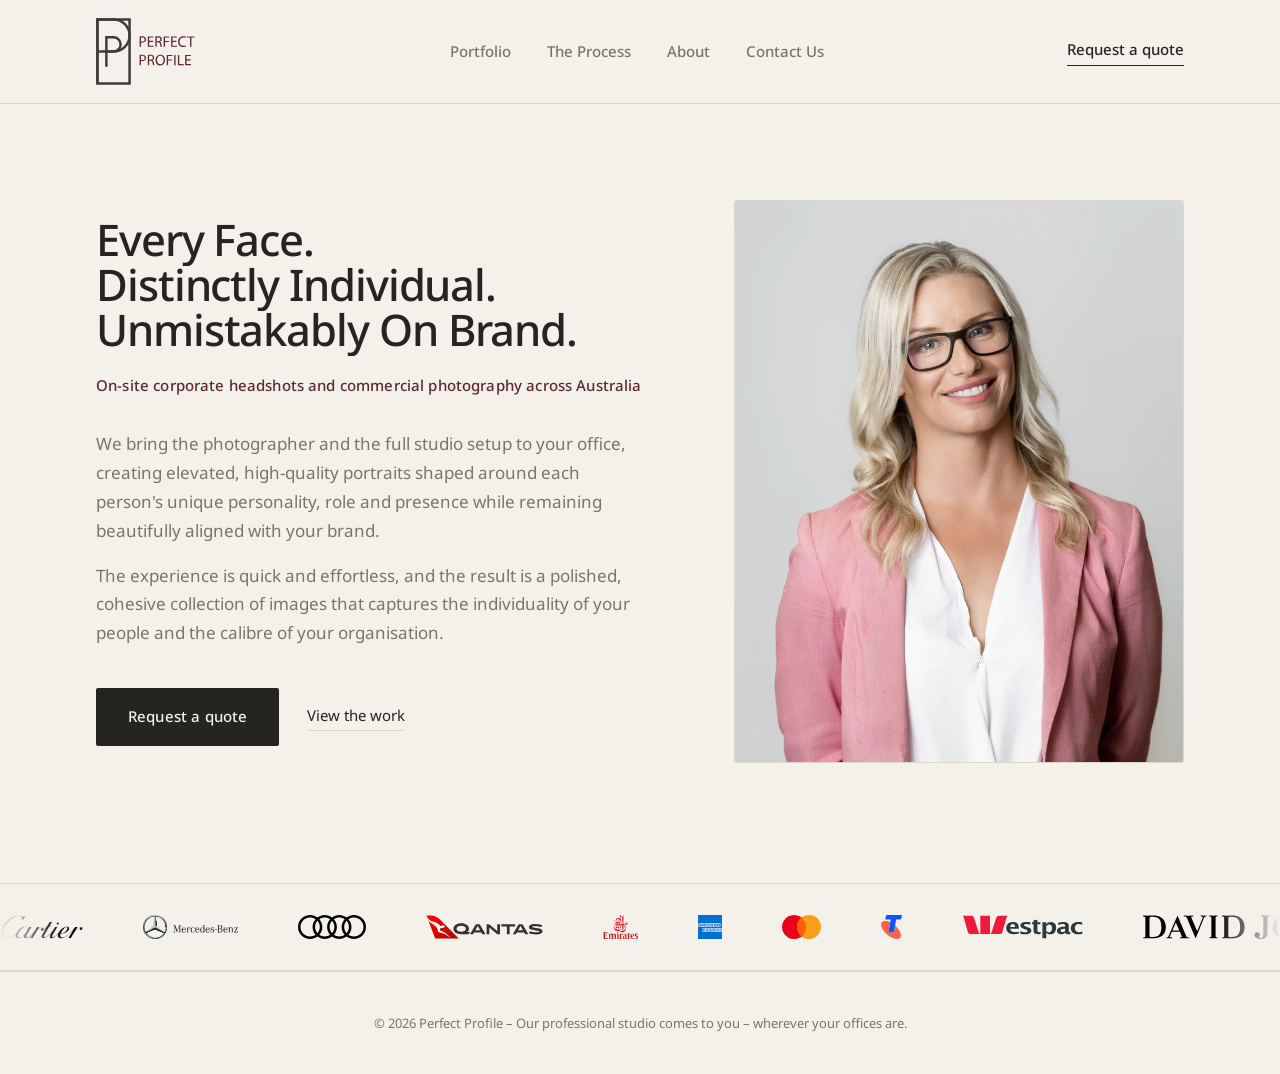
<file: index.html>
<!DOCTYPE html>
<html lang="en">
<head>
<meta charset="UTF-8" />
<meta name="viewport" content="width=device-width, initial-scale=1.0" />
<meta name="theme-color" content="#f4f1ea" />
<title>Corporate headshots Australia – your whole team, in a day</title>
<meta name="description" content="We bring a photographer and a full studio setup to your office, anywhere in Australia, and photograph your whole team in a day. Matching headshots, back within 24 hours." />
<link rel="preconnect" href="https://fonts.googleapis.com">
<link rel="preconnect" href="https://fonts.gstatic.com" crossorigin>
<link href="https://fonts.googleapis.com/css2?family=Noto+Sans:ital,wght@0,400..700;1,400..500&display=swap" rel="stylesheet">
<link rel="icon" type="image/svg+xml" href="assets/favicon.svg?v=2">
<link rel="stylesheet" href="assets/css/lx.css?v=20260812m">
<link rel="canonical" href="https://perfectprofile.com.au/">
<meta property="og:type" content="website">
<meta property="og:site_name" content="Perfect Profile">
<meta property="og:locale" content="en_AU">
<meta property="og:url" content="https://perfectprofile.com.au/">
<meta property="og:title" content="Corporate headshots Australia – your whole team, in a day">
<meta property="og:description" content="We bring a photographer and a full studio setup to your office, anywhere in Australia, and photograph your whole team in a day. Matching headshots, back within 24 hours.">
<meta property="og:image" content="https://perfectprofile.com.au/assets/img/h-bondi.jpg?v=3">
<meta name="twitter:card" content="summary_large_image">
<script type="application/ld+json">
{
  "@context": "https://schema.org",
  "@type": "ProfessionalService",
  "name": "Perfect Profile",
  "description": "On-site corporate headshots and commercial photography. We bring a photographer and a full studio setup to your office and photograph your whole team in a day.",
  "url": "https://perfectprofile.com.au/",
  "logo": "https://perfectprofile.com.au/assets/img/logo-mark.svg",
  "image": "https://perfectprofile.com.au/assets/img/h-bondi.jpg?v=3",
  "address": {
    "@type": "PostalAddress",
    "addressCountry": "AU"
  },
  "areaServed": {
    "@type": "Country",
    "name": "Australia"
  }
}
</script>
</head>
<body class="lx">

<header class="lx-nav">
  <div class="lx-container lx-nav-inner">
    <a href="/" class="lx-wordmark" aria-current="page"><img src="assets/img/logo-lockup-2.svg?v=1" alt="Perfect Profile" width="100" height="67"></a>
    <nav class="lx-nav-links" id="lx-menu" aria-label="Main">
      <a href="/portfolio">Portfolio</a>
      <a href="/services">The Process</a>
      <a href="/about">About</a>
      <a href="/contact">Contact Us</a>
      <a href="/requestaquote" class="lx-menu-cta">Request a quote</a>
    </nav>
    <a href="/requestaquote" class="lx-nav-cta">Request a quote</a>
    <button type="button" class="lx-nav-toggle" aria-expanded="false" aria-controls="lx-menu" aria-label="Menu"><span></span><span></span></button>
  </div>
</header>

<main>
  <section class="lx-hero">
    <div class="lx-container lx-hero-grid">
      <div class="lx-hero-head">
        <h1 class="lx-h1" aria-label="Every Face. Distinctly Individual. Unmistakably On Brand.">
          <span class="lx-line"><span style="--lx-d: 120ms">Every Face.</span></span>
          <span class="lx-line"><span style="--lx-d: 260ms">Distinctly Individual.</span></span>
          <span class="lx-line"><span style="--lx-d: 400ms">Unmistakably On Brand.</span></span>
        </h1>
        <p class="lx-kicker">On-site corporate headshots and commercial photography across Australia</p>
      </div>
      <figure class="lx-hero-plate">
        <div class="lx-unveil">
          <div class="lx-plate-img lx-hero-slides">
            <!-- [html-validate-disable-block element-required-attributes: slides 2+ lazy-load via data-src in lx-hero.js] -->
            <img src="assets/img/h-bondi.jpg?v=3" srcset="assets/img/h-bondi-800.webp?v=3 800w, assets/img/h-bondi.webp?v=3 1120w" sizes="(min-width: 980px) 40vw, 92vw" alt="Headshot of a woman in a pink blazer on a white background" fetchpriority="high" class="is-active" data-caption="Bondi Sands, headshot day">
            <img data-src="assets/img/h-thattil.jpg?v=3" data-srcset="assets/img/h-thattil-800.webp?v=3 800w, assets/img/h-thattil.webp?v=3 1120w" sizes="(min-width: 980px) 40vw, 92vw" alt="Editorial portrait in a yellow jacket on a pink background" data-caption="Maria Thattil, cover shoot">
            <img data-src="assets/img/h-vrc.jpg?v=3" data-srcset="assets/img/h-vrc-800.webp?v=3 800w, assets/img/h-vrc.webp?v=3 1120w" sizes="(min-width: 980px) 40vw, 92vw" alt="Model in a red suit on a white lounge" data-caption="VRC, carnival campaign">
            <img data-src="assets/img/h-wendell1.jpg?v=3" data-srcset="assets/img/h-wendell1-800.webp?v=3 800w, assets/img/h-wendell1.webp?v=3 1120w" sizes="(min-width: 980px) 40vw, 92vw" alt="Black and white portrait of a seated executive" data-caption="Executive series">
            <img data-src="assets/img/hero-etoile.jpg?v=1" data-srcset="assets/img/hero-etoile-800.webp?v=1 800w, assets/img/hero-etoile.webp?v=1 1120w" sizes="(min-width: 980px) 40vw, 92vw" alt="Studio portrait in a beige suit and white crop top" data-caption="Etoile Collective, brand campaign">
            <img data-src="assets/img/h-drinkwise.jpg?v=3" data-srcset="assets/img/h-drinkwise-800.webp?v=3 800w, assets/img/h-drinkwise.webp?v=3 1120w" sizes="(min-width: 980px) 40vw, 92vw" alt="Headshot of a woman in a bright pink blazer" data-caption="DrinkWise, exec headshots">
          </div>
          <div class="lx-curtain" aria-hidden="true"></div>
        </div>
      </figure>
      <div class="lx-hero-body">
        <p class="lx-hero-sub">
          We bring the photographer and the full studio setup to your office, creating elevated, high-quality portraits shaped around each person's unique personality, role and presence while remaining beautifully aligned with your brand.
        </p>
        <p class="lx-hero-sub">
          The experience is quick and effortless, and the result is a polished, cohesive collection of images that captures the individuality of your people and the calibre of your organisation.
        </p>
        <div class="lx-hero-actions">
          <a href="/requestaquote" class="lx-button">Request a quote</a>
          <a href="/portfolio" class="lx-link-quiet">View the work</a>
        </div>
      </div>
    </div>
  </section>

  <div class="lx-logo-band" role="group" aria-label="Clients photographed for">
    <div class="lx-logo-mask">
    <div class="lx-logo-track">
      <div class="lx-logo-set">
        <img loading="lazy" src="assets/img/logos/cartier.svg?v=1" alt="Cartier">
        <img loading="lazy" src="assets/img/logos/mercedes-benz.svg?v=1" alt="Mercedes-Benz">
        <img loading="lazy" src="assets/img/logos/audi.svg?v=1" alt="Audi">
        <img loading="lazy" src="assets/img/logos/qantas.svg?v=1" alt="Qantas">
        <img loading="lazy" src="assets/img/logos/emirates.svg?v=1" alt="Emirates">
        <img loading="lazy" src="assets/img/logos/american-express.svg?v=1" alt="American Express">
        <img loading="lazy" src="assets/img/logos/mastercard.svg?v=1" alt="Mastercard">
        <img loading="lazy" src="assets/img/logos/telstra.svg?v=1" alt="Telstra">
        <img loading="lazy" src="assets/img/logos/westpac.svg?v=1" alt="Westpac">
        <img loading="lazy" src="assets/img/logos/david-jones.svg?v=1" alt="David Jones">
        <img loading="lazy" src="assets/img/logos/myer.svg?v=1" alt="Myer">
        <img loading="lazy" src="assets/img/logos/crown.svg?v=1" alt="Crown Resorts" class="lx-logo-tall">
        <img loading="lazy" src="assets/img/logos/csl.svg?v=1" alt="CSL">
        <img loading="lazy" src="assets/img/logos/byd.svg?v=1" alt="BYD">
        <img loading="lazy" src="assets/img/logos/specsavers.svg?v=1" alt="Specsavers">
        <img loading="lazy" src="assets/img/logos/news-corp.svg?v=1" alt="News Corp Australia">
        <img loading="lazy" src="assets/img/logos/gartner.svg?v=1" alt="Gartner">
        <img loading="lazy" src="assets/img/logos/gilbert-tobin.svg?v=1" alt="Gilbert + Tobin">
        <img loading="lazy" src="assets/img/logos/img.svg?v=1" alt="IMG">
        <img loading="lazy" src="assets/img/logos/rea-group.svg?v=1" alt="REA Group">
        <img loading="lazy" src="assets/img/logos/vrc.png?v=1" alt="Victoria Racing Club">
        <img loading="lazy" src="assets/img/logos/bondi-sands.jpg?v=1" alt="Bondi Sands" class="lx-logo-tall">
        <img loading="lazy" src="assets/img/logos/fred.svg?v=1" alt="FRED" class="lx-logo-tall">
        <img loading="lazy" src="assets/img/logos/etoile-collective.svg?v=1" alt="Etoile Collective">
        <img loading="lazy" src="assets/img/logos/summerset.svg?v=1" alt="Summerset">
        <img loading="lazy" src="assets/img/logos/drinkwise.svg?v=1" alt="DrinkWise" class="lx-logo-tall">
        <img loading="lazy" src="assets/img/logos/australia-post.svg?v=1" alt="Australia Post">
      </div>
      <div class="lx-logo-set" aria-hidden="true">
        <img loading="lazy" src="assets/img/logos/cartier.svg?v=1" alt="">
        <img loading="lazy" src="assets/img/logos/mercedes-benz.svg?v=1" alt="">
        <img loading="lazy" src="assets/img/logos/audi.svg?v=1" alt="">
        <img loading="lazy" src="assets/img/logos/qantas.svg?v=1" alt="">
        <img loading="lazy" src="assets/img/logos/emirates.svg?v=1" alt="">
        <img loading="lazy" src="assets/img/logos/american-express.svg?v=1" alt="">
        <img loading="lazy" src="assets/img/logos/mastercard.svg?v=1" alt="">
        <img loading="lazy" src="assets/img/logos/telstra.svg?v=1" alt="">
        <img loading="lazy" src="assets/img/logos/westpac.svg?v=1" alt="">
        <img loading="lazy" src="assets/img/logos/david-jones.svg?v=1" alt="">
        <img loading="lazy" src="assets/img/logos/myer.svg?v=1" alt="">
        <img loading="lazy" src="assets/img/logos/crown.svg?v=1" alt="" class="lx-logo-tall">
        <img loading="lazy" src="assets/img/logos/csl.svg?v=1" alt="">
        <img loading="lazy" src="assets/img/logos/byd.svg?v=1" alt="">
        <img loading="lazy" src="assets/img/logos/specsavers.svg?v=1" alt="">
        <img loading="lazy" src="assets/img/logos/news-corp.svg?v=1" alt="">
        <img loading="lazy" src="assets/img/logos/gartner.svg?v=1" alt="">
        <img loading="lazy" src="assets/img/logos/gilbert-tobin.svg?v=1" alt="">
        <img loading="lazy" src="assets/img/logos/img.svg?v=1" alt="">
        <img loading="lazy" src="assets/img/logos/rea-group.svg?v=1" alt="">
        <img loading="lazy" src="assets/img/logos/vrc.png?v=1" alt="">
        <img loading="lazy" src="assets/img/logos/bondi-sands.jpg?v=1" alt="" class="lx-logo-tall">
        <img loading="lazy" src="assets/img/logos/fred.svg?v=1" alt="" class="lx-logo-tall">
        <img loading="lazy" src="assets/img/logos/etoile-collective.svg?v=1" alt="">
        <img loading="lazy" src="assets/img/logos/summerset.svg?v=1" alt="">
        <img loading="lazy" src="assets/img/logos/drinkwise.svg?v=1" alt="" class="lx-logo-tall">
        <img loading="lazy" src="assets/img/logos/australia-post.svg?v=1" alt="">
      </div>
    </div>
    </div>
  </div>

</main>

<footer class="lx-footer">
  <div class="lx-container lx-footer-inner">
    <span class="lx-footer-note">© 2026 Perfect Profile – Our professional studio comes to you – wherever your offices are.</span>
  </div>
</footer>

  <script src="assets/js/lx-hero.js?v=4" defer></script>
  <script src="assets/js/lx-site.js?v=6" defer></script>
</body>
</html>
</file>
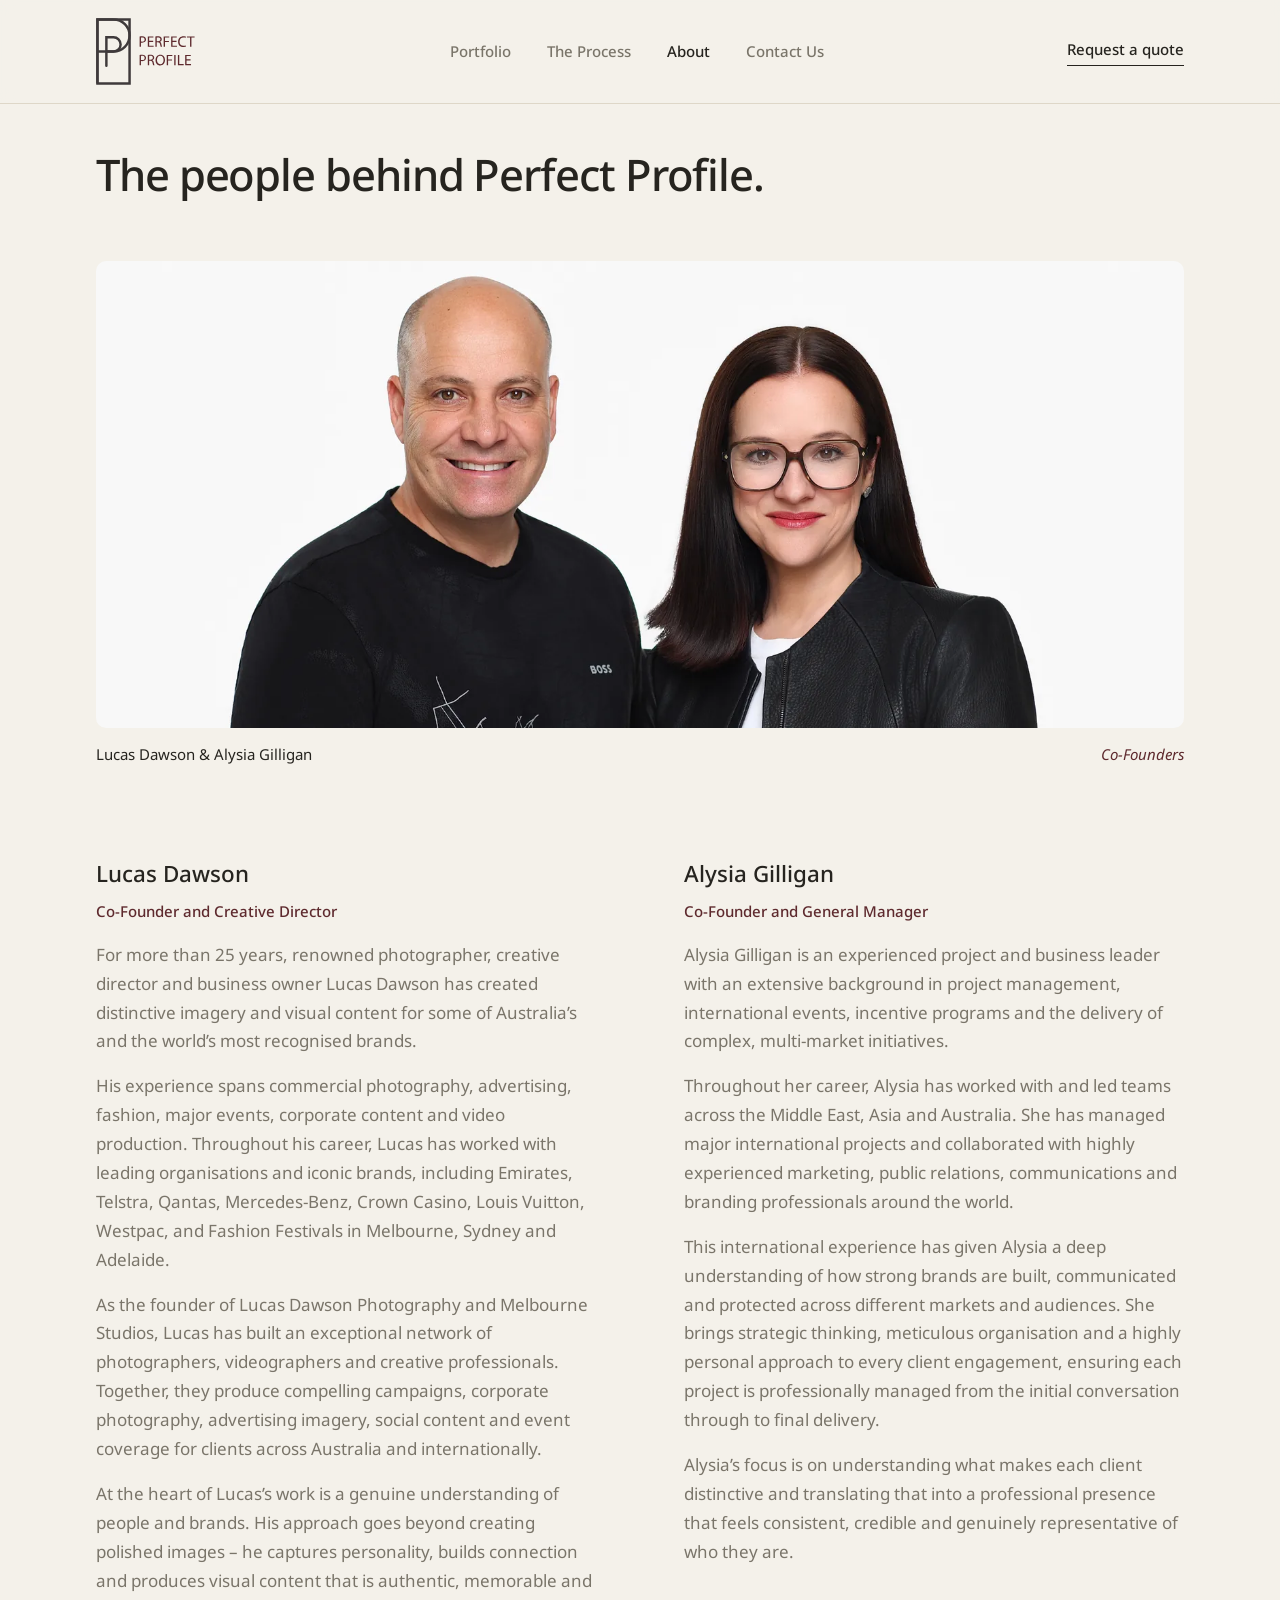
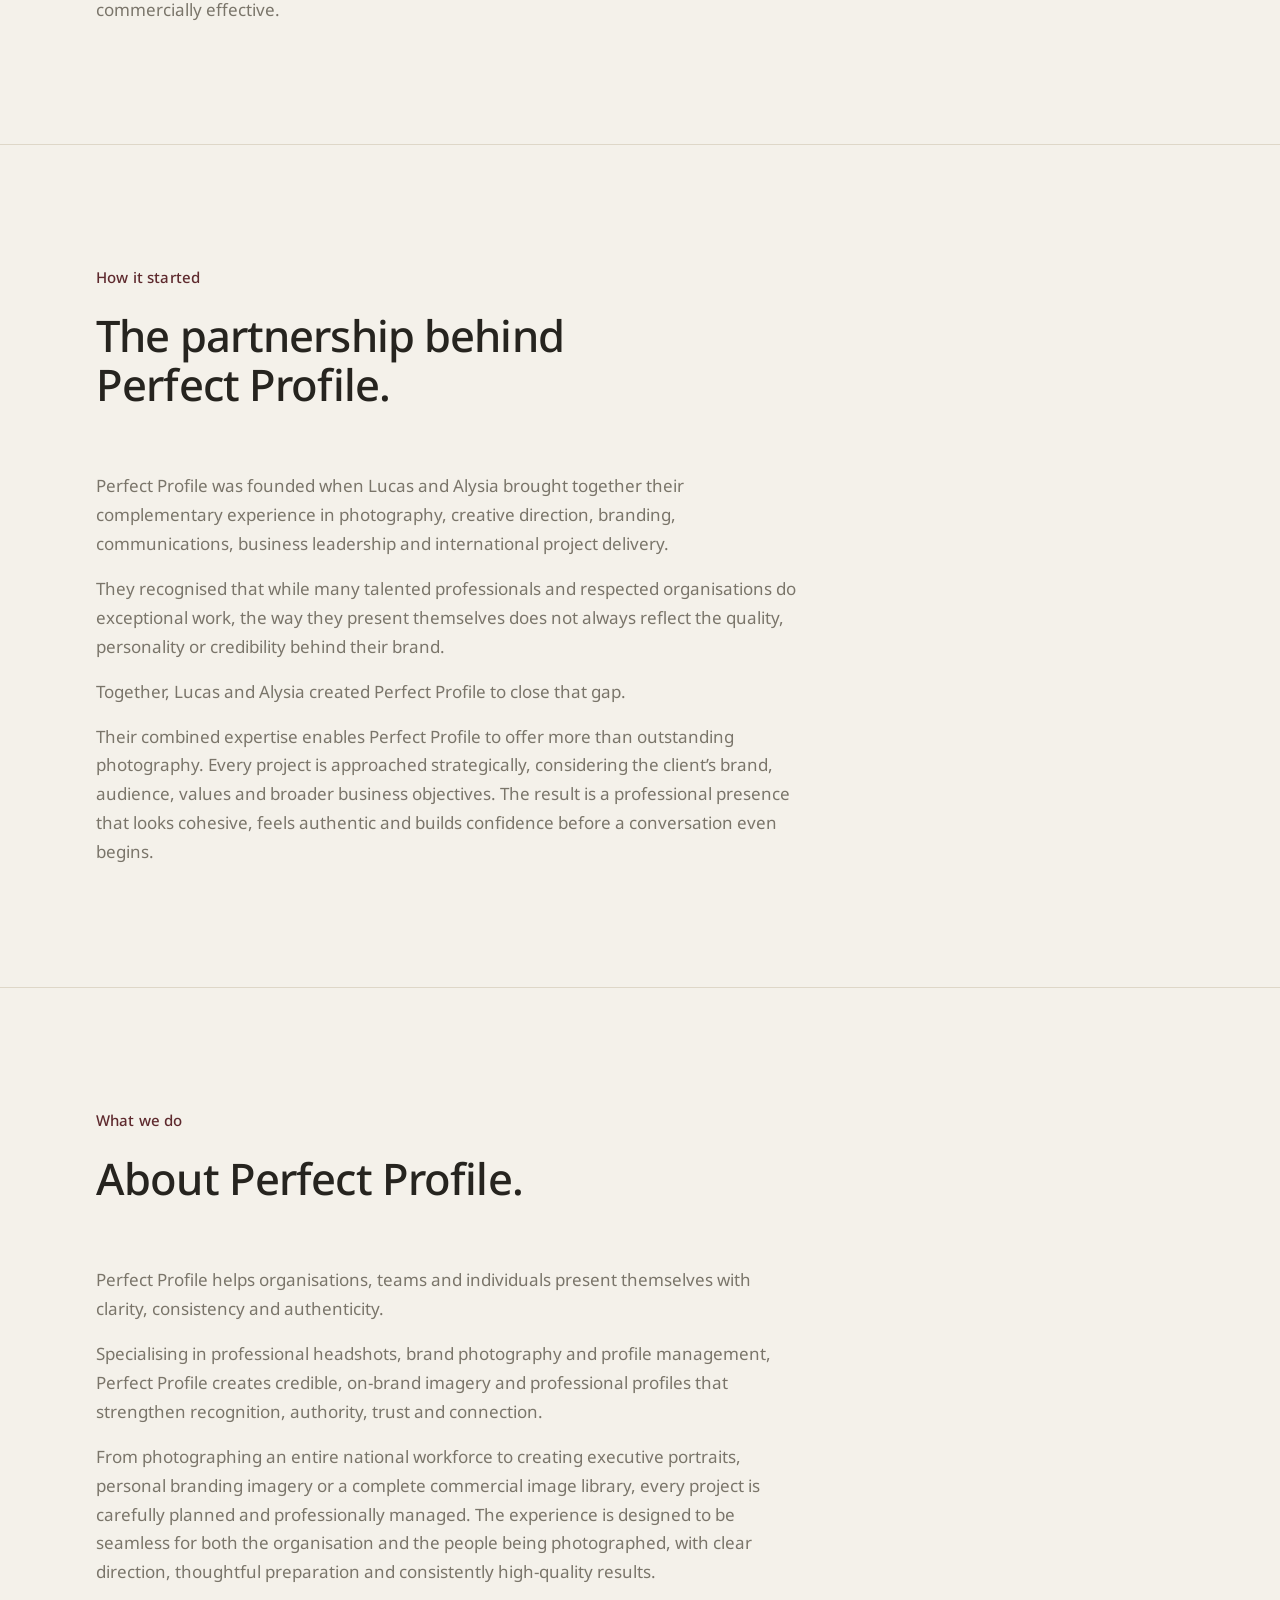
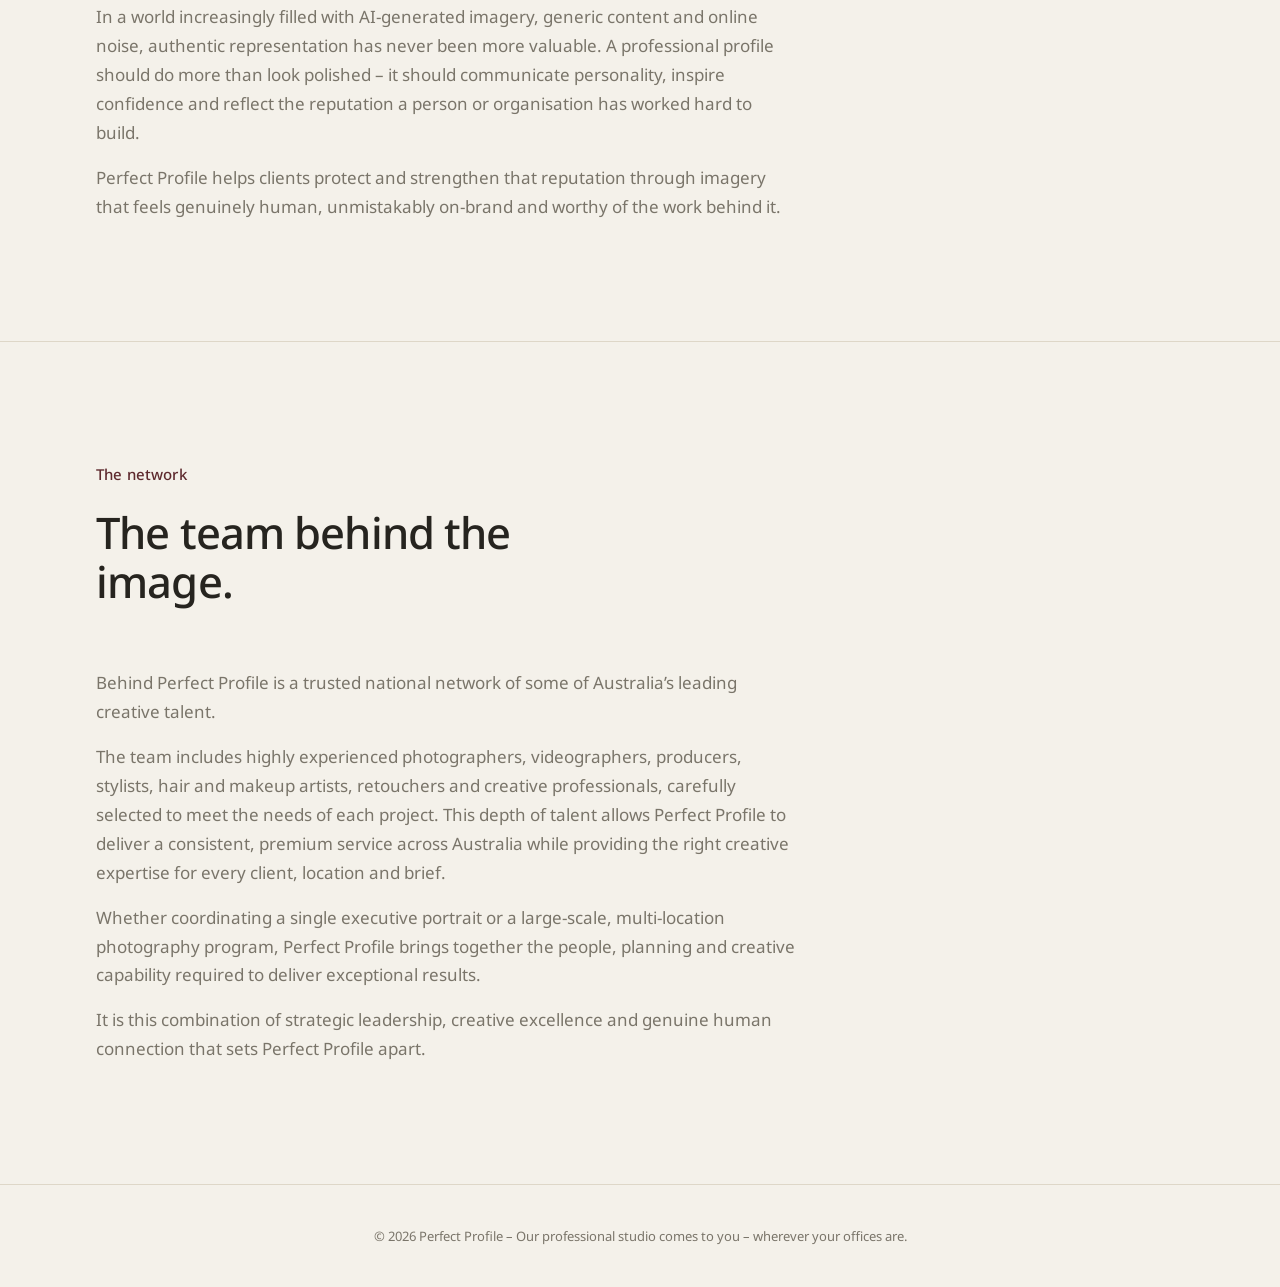
<file: about.html>
<!DOCTYPE html>
<html lang="en">
<head>
<meta charset="UTF-8" />
<meta name="viewport" content="width=device-width, initial-scale=1.0" />
<meta name="theme-color" content="#f4f1ea" />
<title>About Perfect Profile – corporate photography across Australia</title>
<meta name="description" content="Why we started Perfect Profile, how we work, and what we've photographed around Australia so far." />
<link rel="preconnect" href="https://fonts.googleapis.com">
<link rel="preconnect" href="https://fonts.gstatic.com" crossorigin>
<link href="https://fonts.googleapis.com/css2?family=Noto+Sans:ital,wght@0,400..700;1,400..500&display=swap" rel="stylesheet">
<link rel="icon" type="image/svg+xml" href="assets/favicon.svg?v=2">
<link rel="stylesheet" href="assets/css/lx.css?v=20260812m">
<link rel="canonical" href="https://perfectprofile.com.au/about">
<meta property="og:type" content="website">
<meta property="og:site_name" content="Perfect Profile">
<meta property="og:locale" content="en_AU">
<meta property="og:url" content="https://perfectprofile.com.au/about">
<meta property="og:title" content="About Perfect Profile – corporate photography across Australia">
<meta property="og:description" content="Why we started Perfect Profile, how we work, and what we've photographed around Australia so far.">
<meta property="og:image" content="https://perfectprofile.com.au/assets/img/h-bondi.jpg?v=3">
<meta name="twitter:card" content="summary_large_image">
</head>
<body class="lx">

<header class="lx-nav">
  <div class="lx-container lx-nav-inner">
    <a href="/" class="lx-wordmark"><img src="assets/img/logo-lockup-2.svg?v=1" alt="Perfect Profile" width="100" height="67"></a>
    <nav class="lx-nav-links" id="lx-menu" aria-label="Main">
      <a href="/portfolio">Portfolio</a>
      <a href="/services">The Process</a>
      <a href="/about" aria-current="page">About</a>
      <a href="/contact">Contact Us</a>
      <a href="/requestaquote" class="lx-menu-cta">Request a quote</a>
    </nav>
    <a href="/requestaquote" class="lx-nav-cta">Request a quote</a>
    <button type="button" class="lx-nav-toggle" aria-expanded="false" aria-controls="lx-menu" aria-label="Menu"><span></span><span></span></button>
  </div>
</header>

<main>
  <section class="lx-section lx-section-tight" id="people" style="border-top: 0">
    <div class="lx-container">
      <div class="lx-section-head">
        <h1 class="lx-h1"><span class="lx-line"><span style="--lx-d: 120ms">The people behind Perfect Profile.</span></span></h1>
      </div>
      <figure class="lx-about-banner lx-land-fade" style="--lx-d: 360ms">
        <div class="lx-banner">
          <picture>
            <source media="(min-width: 700px)" srcset="assets/img/about-founders-wide.webp?v=1" width="1600" height="686">
            <source srcset="assets/img/about-founders-800.webp?v=1 800w, assets/img/about-founders.webp?v=1 1600w" width="1600" height="1200">
            <img src="assets/img/about-founders-wide.jpg?v=1" width="1600" height="686" alt="Co-founders Lucas Dawson and Alysia Gilligan photographed together against a white studio background" fetchpriority="high">
          </picture>
        </div>
        <figcaption class="lx-plate-caption"><span>Lucas Dawson &amp; Alysia Gilligan</span><span class="lx-plate-price">Co-Founders</span></figcaption>
      </figure>
      <div class="lx-bios">
        <article class="lx-bio">
          <h3 class="lx-bio-name">Lucas Dawson</h3>
          <p class="lx-bio-role">Co-Founder and Creative Director</p>
          <p>For more than 25 years, renowned photographer, creative director and business owner Lucas Dawson has created distinctive imagery and visual content for some of Australia&rsquo;s and the world&rsquo;s most recognised brands.</p>
          <p>His experience spans commercial photography, advertising, fashion, major events, corporate content and video production. Throughout his career, Lucas has worked with leading organisations and iconic brands, including Emirates, Telstra, Qantas, Mercedes-Benz, Crown Casino, Louis Vuitton, Westpac, and Fashion Festivals in Melbourne, Sydney and Adelaide.</p>
          <p>As the founder of Lucas Dawson Photography and Melbourne Studios, Lucas has built an exceptional network of photographers, videographers and creative professionals. Together, they produce compelling campaigns, corporate photography, advertising imagery, social content and event coverage for clients across Australia and internationally.</p>
          <p>At the heart of Lucas&rsquo;s work is a genuine understanding of people and brands. His approach goes beyond creating polished images &ndash; he captures personality, builds connection and produces visual content that is authentic, memorable and commercially effective.</p>
        </article>
        <article class="lx-bio">
          <h3 class="lx-bio-name">Alysia Gilligan</h3>
          <p class="lx-bio-role">Co-Founder and General Manager</p>
          <p>Alysia Gilligan is an experienced project and business leader with an extensive background in project management, international events, incentive programs and the delivery of complex, multi-market initiatives.</p>
          <p>Throughout her career, Alysia has worked with and led teams across the Middle East, Asia and Australia. She has managed major international projects and collaborated with highly experienced marketing, public relations, communications and branding professionals around the world.</p>
          <p>This international experience has given Alysia a deep understanding of how strong brands are built, communicated and protected across different markets and audiences. She brings strategic thinking, meticulous organisation and a highly personal approach to every client engagement, ensuring each project is professionally managed from the initial conversation through to final delivery.</p>
          <p>Alysia&rsquo;s focus is on understanding what makes each client distinctive and translating that into a professional presence that feels consistent, credible and genuinely representative of who they are.</p>
        </article>
      </div>
    </div>
  </section>

  <section class="lx-section" id="partnership">
    <div class="lx-container">
      <div class="lx-section-head">
        <p class="lx-kicker">How it started</p>
        <h2 class="lx-h2">The partnership behind Perfect Profile.</h2>
      </div>
      <div class="lx-prose">
        <p>Perfect Profile was founded when Lucas and Alysia brought together their complementary experience in photography, creative direction, branding, communications, business leadership and international project delivery.</p>
        <p>They recognised that while many talented professionals and respected organisations do exceptional work, the way they present themselves does not always reflect the quality, personality or credibility behind their brand.</p>
        <p>Together, Lucas and Alysia created Perfect Profile to close that gap.</p>
        <p>Their combined expertise enables Perfect Profile to offer more than outstanding photography. Every project is approached strategically, considering the client&rsquo;s brand, audience, values and broader business objectives. The result is a professional presence that looks cohesive, feels authentic and builds confidence before a conversation even begins.</p>
      </div>
    </div>
  </section>

  <section class="lx-section" id="about-perfect-profile">
    <div class="lx-container">
      <div class="lx-section-head">
        <p class="lx-kicker">What we do</p>
        <h2 class="lx-h2">About Perfect Profile.</h2>
      </div>
      <div class="lx-prose">
        <p>Perfect Profile helps organisations, teams and individuals present themselves with clarity, consistency and authenticity.</p>
        <p>Specialising in professional headshots, brand photography and profile management, Perfect Profile creates credible, on-brand imagery and professional profiles that strengthen recognition, authority, trust and connection.</p>
        <p>From photographing an entire national workforce to creating executive portraits, personal branding imagery or a complete commercial image library, every project is carefully planned and professionally managed. The experience is designed to be seamless for both the organisation and the people being photographed, with clear direction, thoughtful preparation and consistently high-quality results.</p>
        <p>In a world increasingly filled with AI-generated imagery, generic content and online noise, authentic representation has never been more valuable. A professional profile should do more than look polished – it should communicate personality, inspire confidence and reflect the reputation a person or organisation has worked hard to build.</p>
        <p>Perfect Profile helps clients protect and strengthen that reputation through imagery that feels genuinely human, unmistakably on-brand and worthy of the work behind it.</p>
      </div>
    </div>
  </section>

  <section class="lx-section" id="team">
    <div class="lx-container">
      <div class="lx-section-head">
        <p class="lx-kicker">The network</p>
        <h2 class="lx-h2">The team behind the image.</h2>
      </div>
      <div class="lx-prose">
        <p>Behind Perfect Profile is a trusted national network of some of Australia&rsquo;s leading creative talent.</p>
        <p>The team includes highly experienced photographers, videographers, producers, stylists, hair and makeup artists, retouchers and creative professionals, carefully selected to meet the needs of each project. This depth of talent allows Perfect Profile to deliver a consistent, premium service across Australia while providing the right creative expertise for every client, location and brief.</p>
        <p>Whether coordinating a single executive portrait or a large-scale, multi-location photography program, Perfect Profile brings together the people, planning and creative capability required to deliver exceptional results.</p>
        <p>It is this combination of strategic leadership, creative excellence and genuine human connection that sets Perfect Profile apart.</p>
      </div>
    </div>
  </section>

</main>

<footer class="lx-footer">
  <div class="lx-container lx-footer-inner">
    <span class="lx-footer-note">© 2026 Perfect Profile – Our professional studio comes to you – wherever your offices are.</span>
  </div>
</footer>

  <script src="assets/js/lx-site.js?v=6" defer></script>
</body>
</html>
</file>
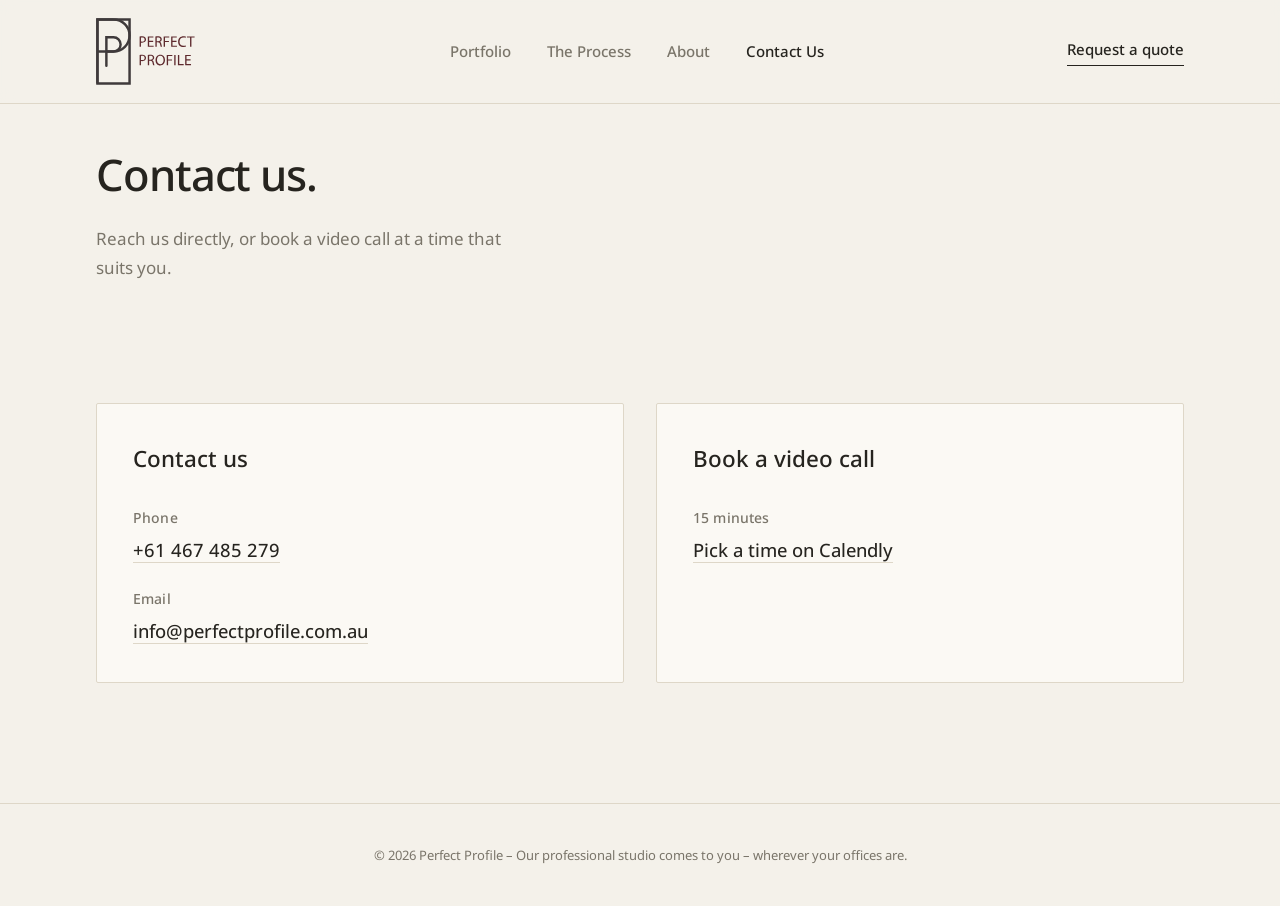
<file: contact.html>
<!DOCTYPE html>
<html lang="en">
<head>
<meta charset="UTF-8" />
<meta name="viewport" content="width=device-width, initial-scale=1.0" />
<meta name="theme-color" content="#f4f1ea" />
<title>Contact Us – Perfect Profile</title>
<meta name="description" content="Phone, email and booking details for Perfect Profile. Reach us directly or book a video call at a time that suits you." />
<link rel="preconnect" href="https://fonts.googleapis.com">
<link rel="preconnect" href="https://fonts.gstatic.com" crossorigin>
<link href="https://fonts.googleapis.com/css2?family=Noto+Sans:ital,wght@0,400..700;1,400..500&display=swap" rel="stylesheet">
<link rel="icon" type="image/svg+xml" href="assets/favicon.svg?v=2">
<link rel="stylesheet" href="assets/css/lx.css?v=20260812m">
<link rel="canonical" href="https://perfectprofile.com.au/contact">
<meta property="og:type" content="website">
<meta property="og:site_name" content="Perfect Profile">
<meta property="og:locale" content="en_AU">
<meta property="og:url" content="https://perfectprofile.com.au/contact">
<meta property="og:title" content="Contact Us – Perfect Profile">
<meta property="og:description" content="Phone, email and booking details for Perfect Profile. Reach us directly or book a video call at a time that suits you.">
<meta property="og:image" content="https://perfectprofile.com.au/assets/img/h-bondi.jpg?v=3">
<meta name="twitter:card" content="summary_large_image">
</head>
<body class="lx">

<header class="lx-nav">
  <div class="lx-container lx-nav-inner">
    <a href="/" class="lx-wordmark"><img src="assets/img/logo-lockup-2.svg?v=1" alt="Perfect Profile" width="100" height="67"></a>
    <nav class="lx-nav-links" id="lx-menu" aria-label="Main">
      <a href="/portfolio">Portfolio</a>
      <a href="/services">The Process</a>
      <a href="/about">About</a>
      <a href="/contact" aria-current="page">Contact Us</a>
      <a href="/requestaquote" class="lx-menu-cta">Request a quote</a>
    </nav>
    <a href="/requestaquote" class="lx-nav-cta">Request a quote</a>
    <button type="button" class="lx-nav-toggle" aria-expanded="false" aria-controls="lx-menu" aria-label="Menu"><span></span><span></span></button>
  </div>
</header>

<main>
  <section class="lx-page-hero">
    <div class="lx-container">
      <h1 class="lx-h1" aria-label="Contact us.">
        <span class="lx-line"><span style="--lx-d: 120ms">Contact us.</span></span>
      </h1>
      <p class="lx-hero-sub">
        Reach us directly, or book a video call at a time that suits you.
      </p>
    </div>
  </section>

  <section class="lx-section" style="border-top: 0">
    <div class="lx-container lx-contact-cards">
      <div class="lx-direct">
        <h2>Contact us</h2>
        <dl>
          <div>
            <dt>Phone</dt>
            <dd><a href="tel:+61467485279">+61 467 485 279</a></dd>
          </div>
          <div>
            <dt>Email</dt>
            <dd><a href="mailto:info@perfectprofile.com.au">info@perfectprofile.com.au</a></dd>
          </div>
        </dl>
      </div>

      <div class="lx-direct">
        <h2>Book a video call</h2>
        <dl>
          <div>
            <dt>15 minutes</dt>
            <dd><a href="https://calendly.com/perfectprofile-info/new-meeting" target="_blank" rel="noopener">Pick a time on Calendly</a></dd>
          </div>
        </dl>
      </div>
    </div>
  </section>
</main>

<footer class="lx-footer">
  <div class="lx-container lx-footer-inner">
    <span class="lx-footer-note">© 2026 Perfect Profile – Our professional studio comes to you – wherever your offices are.</span>
  </div>
</footer>

  <script src="assets/js/lx-site.js?v=6" defer></script>
</body>
</html>
</file>
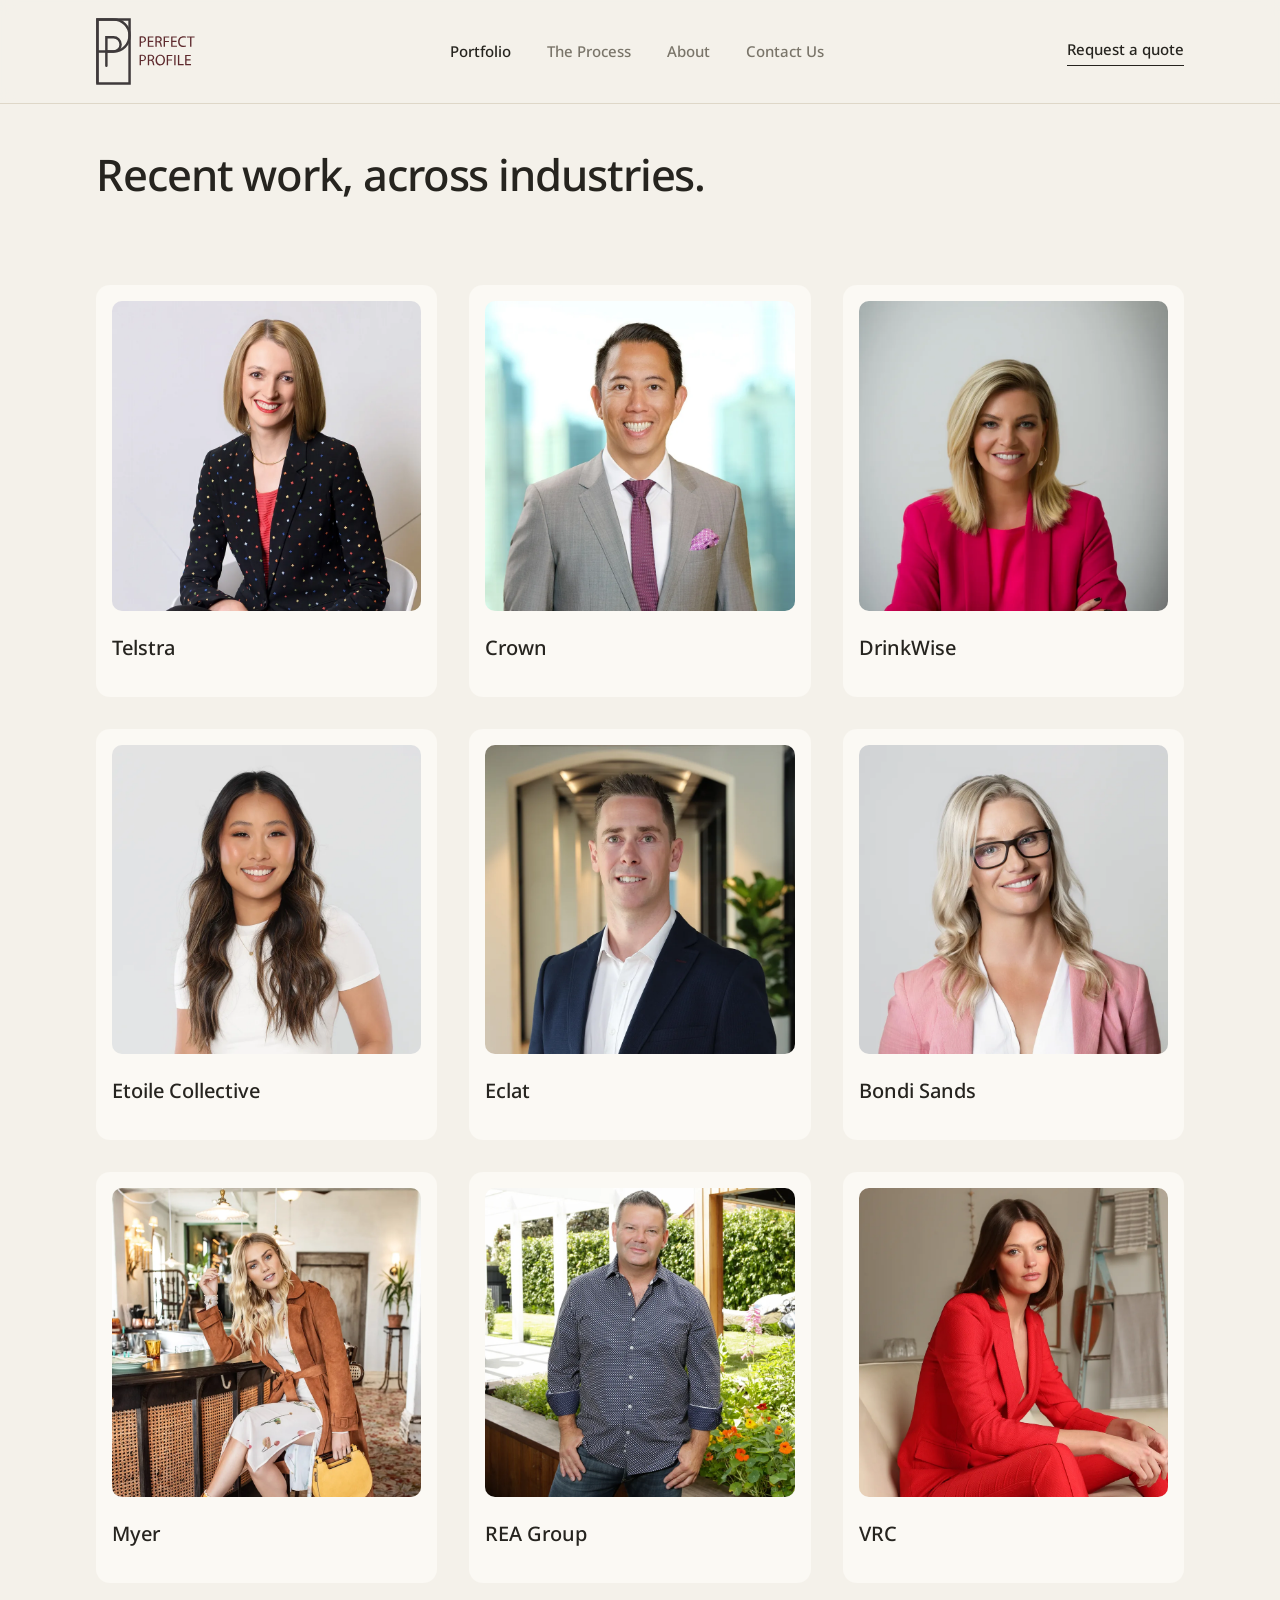
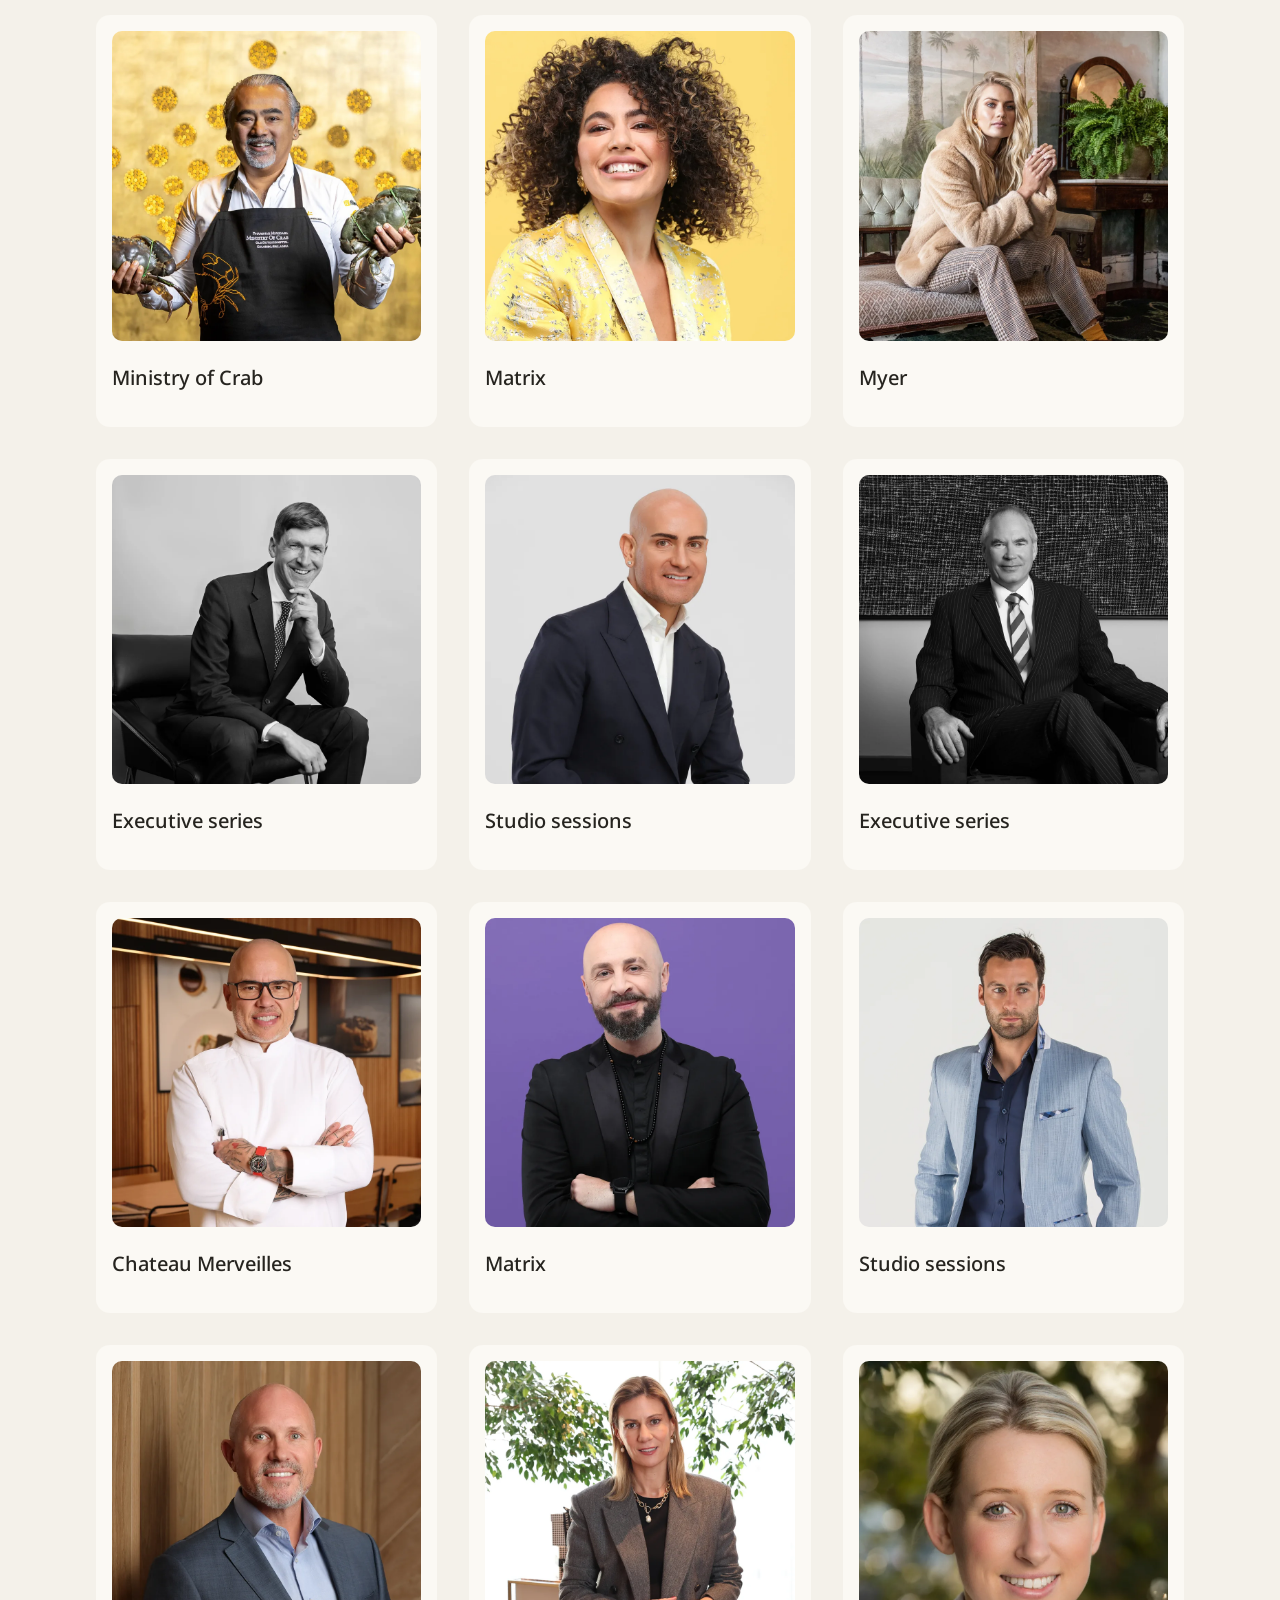
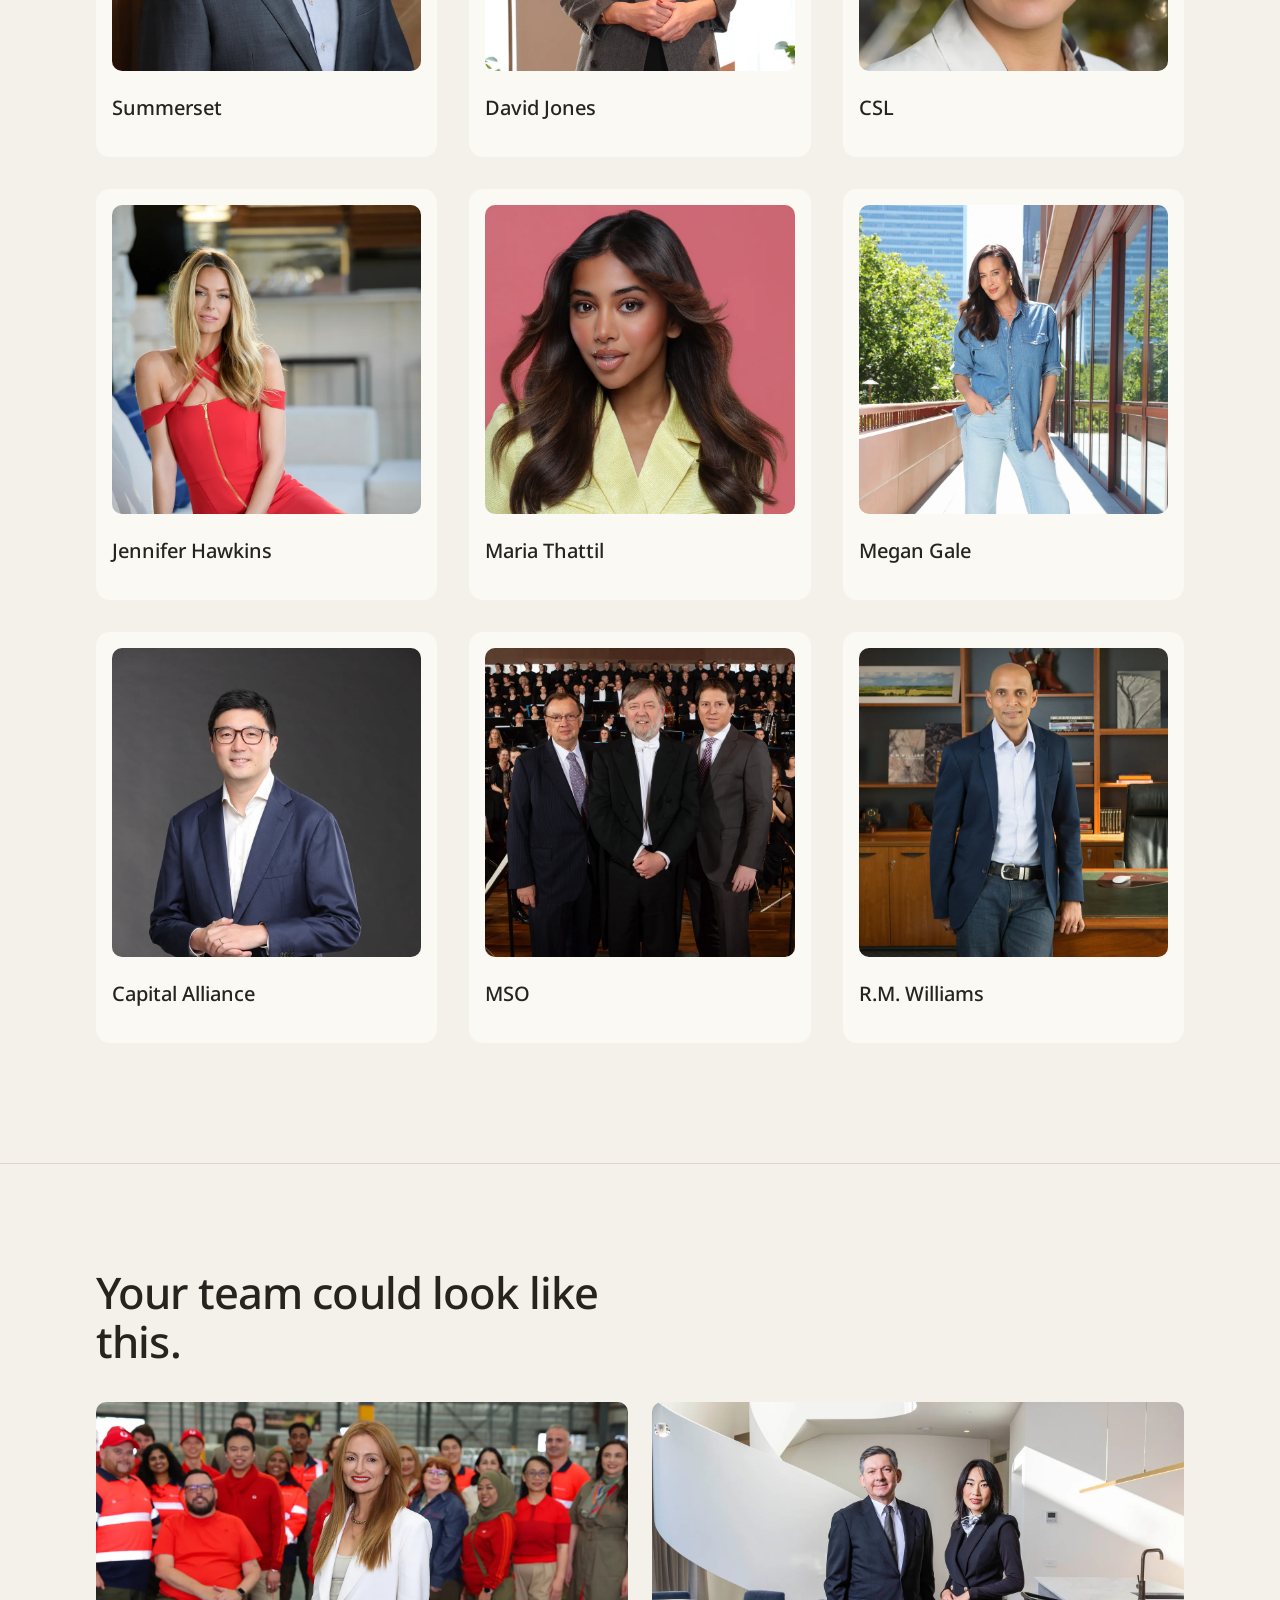
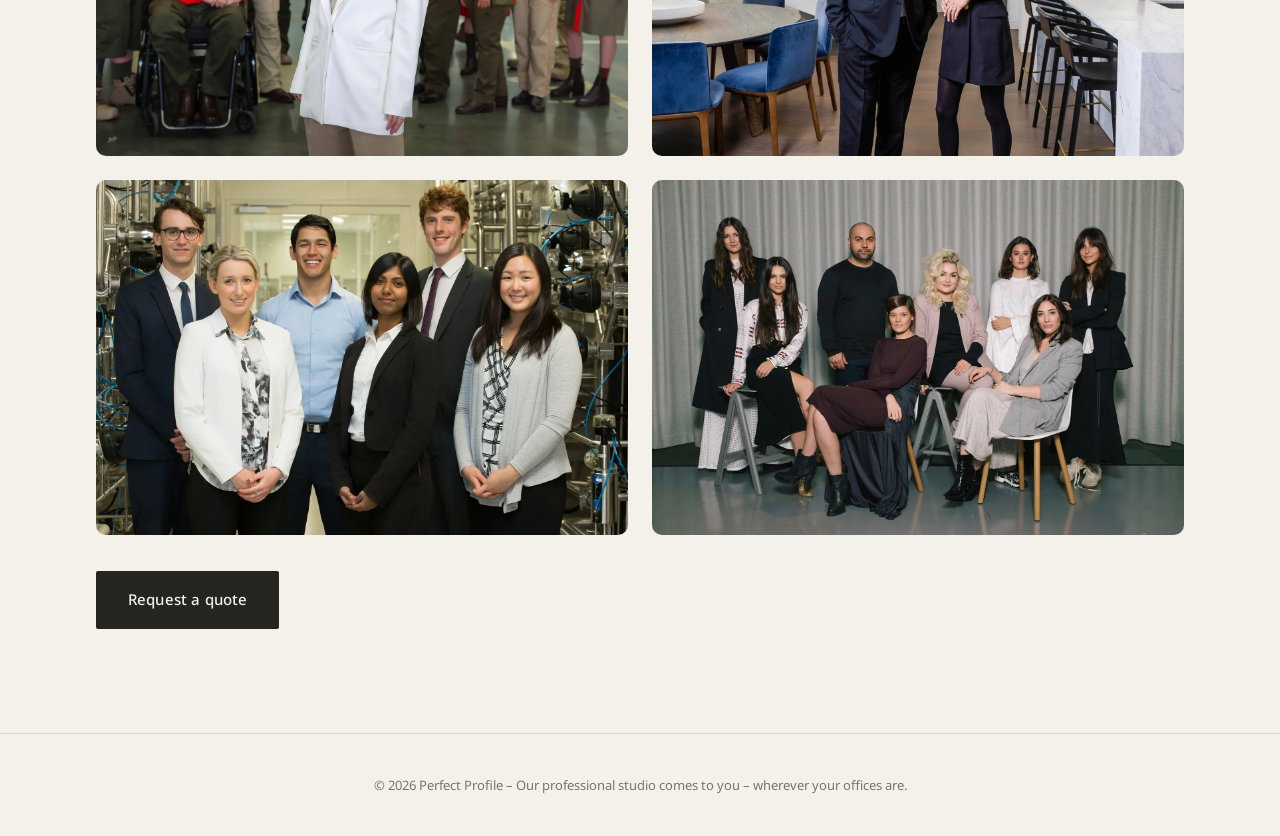
<file: portfolio.html>
<!DOCTYPE html>
<html lang="en">
<head>
<meta charset="UTF-8" />
<meta name="viewport" content="width=device-width, initial-scale=1.0" />
<meta name="theme-color" content="#f4f1ea" />
<title>Portfolio – Australian corporate headshots – Perfect Profile</title>
<meta name="description" content="Corporate headshots and commercial photography from recent shoot days around Australia, covering a range of industries and team sizes." />
<link rel="preconnect" href="https://fonts.googleapis.com">
<link rel="preconnect" href="https://fonts.gstatic.com" crossorigin>
<link href="https://fonts.googleapis.com/css2?family=Noto+Sans:ital,wght@0,400..700;1,400..500&display=swap" rel="stylesheet">
<link rel="icon" type="image/svg+xml" href="assets/favicon.svg?v=2">
<link rel="stylesheet" href="assets/css/lx.css?v=20260812m">
<link rel="canonical" href="https://perfectprofile.com.au/portfolio">
<meta property="og:type" content="website">
<meta property="og:site_name" content="Perfect Profile">
<meta property="og:locale" content="en_AU">
<meta property="og:url" content="https://perfectprofile.com.au/portfolio">
<meta property="og:title" content="Portfolio – Australian corporate headshots – Perfect Profile">
<meta property="og:description" content="Corporate headshots and commercial photography from recent shoot days around Australia, covering a range of industries and team sizes.">
<meta property="og:image" content="https://perfectprofile.com.au/assets/img/h-bondi.jpg?v=3">
<meta name="twitter:card" content="summary_large_image">
</head>
<body class="lx">

<header class="lx-nav">
  <div class="lx-container lx-nav-inner">
    <a href="/" class="lx-wordmark"><img src="assets/img/logo-lockup-2.svg?v=1" alt="Perfect Profile" width="100" height="67"></a>
    <nav class="lx-nav-links" id="lx-menu" aria-label="Main">
      <a href="/portfolio" aria-current="page">Portfolio</a>
      <a href="/services">The Process</a>
      <a href="/about">About</a>
      <a href="/contact">Contact Us</a>
      <a href="/requestaquote" class="lx-menu-cta">Request a quote</a>
    </nav>
    <a href="/requestaquote" class="lx-nav-cta">Request a quote</a>
    <button type="button" class="lx-nav-toggle" aria-expanded="false" aria-controls="lx-menu" aria-label="Menu"><span></span><span></span></button>
  </div>
</header>

<main>
  <section class="lx-page-hero">
    <div class="lx-container">
      <h1 class="lx-h1" aria-label="Recent work, across industries.">
        <span class="lx-line"><span style="--lx-d: 120ms">Recent work, across industries.</span></span>
      </h1>
    </div>
  </section>

  <section class="lx-section lx-section-gallery" style="border-top: 0">
    <div class="lx-container">
      <div class="lx-plates lx-plates-gallery">
        <article class="lx-plate">
          <div class="lx-plate-img lx-plate-img-small">
            <img src="assets/img/b-telstra.jpg?v=3" srcset="assets/img/b-telstra.webp?v=3" alt="Executive seated on a white chair against a white studio background" loading="lazy">
          </div>
          <div class="lx-plate-meta">
            <h3 class="lx-plate-name">Telstra</h3>
          </div>
        </article>
        <article class="lx-plate">
          <div class="lx-plate-img lx-plate-img-small">
            <img src="assets/img/b-crown-3.jpg?v=3" srcset="assets/img/b-crown-3.webp?v=3" alt="Executive in a grey suit photographed against the city skyline" loading="lazy">
          </div>
          <div class="lx-plate-meta">
            <h3 class="lx-plate-name">Crown</h3>
          </div>
        </article>
        <article class="lx-plate">
          <div class="lx-plate-img lx-plate-img-small">
            <img src="assets/img/b-drinkwise-4.jpg?v=3" srcset="assets/img/b-drinkwise-4.webp?v=3" alt="Executive in a bright pink blazer seated at a table" loading="lazy">
          </div>
          <div class="lx-plate-meta">
            <h3 class="lx-plate-name">DrinkWise</h3>
          </div>
        </article>
        <article class="lx-plate">
          <div class="lx-plate-img lx-plate-img-small">
            <img src="assets/img/b-etoile-4.jpg?v=3" srcset="assets/img/b-etoile-4.webp?v=3" alt="Studio portrait in a white tee and grey trousers" loading="lazy">
          </div>
          <div class="lx-plate-meta">
            <h3 class="lx-plate-name">Etoile Collective</h3>
          </div>
        </article>
        <article class="lx-plate">
          <div class="lx-plate-img lx-plate-img-small">
            <img src="assets/img/b-eclat.jpg?v=3" srcset="assets/img/b-eclat.webp?v=3" alt="Headshot of a man in a navy blazer beside an office plant" loading="lazy">
          </div>
          <div class="lx-plate-meta">
            <h3 class="lx-plate-name">Eclat</h3>
          </div>
        </article>
        <article class="lx-plate">
          <div class="lx-plate-img lx-plate-img-small">
            <img src="assets/img/b-bondi.jpg?v=3" srcset="assets/img/b-bondi.webp?v=3" alt="Headshot of a woman in a pink blazer on a white background" loading="lazy">
          </div>
          <div class="lx-plate-meta">
            <h3 class="lx-plate-name">Bondi Sands</h3>
          </div>
        </article>
        <article class="lx-plate">
          <div class="lx-plate-img lx-plate-img-small">
            <img src="assets/img/b-myer.jpg?v=3" srcset="assets/img/b-myer.webp?v=3" alt="Editorial portrait in a tan coat at a hotel bar" loading="lazy">
          </div>
          <div class="lx-plate-meta">
            <h3 class="lx-plate-name">Myer</h3>
          </div>
        </article>
        <article class="lx-plate">
          <div class="lx-plate-img lx-plate-img-small">
            <img src="assets/img/b-rea.jpg?v=3" srcset="assets/img/b-rea.webp?v=3" alt="Talent photographed in a garden courtyard" loading="lazy">
          </div>
          <div class="lx-plate-meta">
            <h3 class="lx-plate-name">REA Group</h3>
          </div>
        </article>
        <article class="lx-plate">
          <div class="lx-plate-img lx-plate-img-small">
            <img src="assets/img/b-vrc.jpg?v=3" srcset="assets/img/b-vrc.webp?v=3" alt="Model in a red suit seated on a white lounge" loading="lazy">
          </div>
          <div class="lx-plate-meta">
            <h3 class="lx-plate-name">VRC</h3>
          </div>
        </article>
        <article class="lx-plate">
          <div class="lx-plate-img lx-plate-img-small">
            <img src="assets/img/b-crab-2.jpg?v=2" srcset="assets/img/b-crab-2.webp?v=2" alt="Chef holding two mud crabs against a gold backdrop" loading="lazy">
          </div>
          <div class="lx-plate-meta">
            <h3 class="lx-plate-name">Ministry of Crab</h3>
          </div>
        </article>
        <article class="lx-plate">
          <div class="lx-plate-img lx-plate-img-small">
            <img src="assets/img/b-matrix-6.jpg?v=3" srcset="assets/img/b-matrix-6.webp?v=3" alt="Editorial portrait in a yellow floral jacket on a yellow background" loading="lazy">
          </div>
          <div class="lx-plate-meta">
            <h3 class="lx-plate-name">Matrix</h3>
          </div>
        </article>
        <article class="lx-plate">
          <div class="lx-plate-img lx-plate-img-small">
            <img src="assets/img/b-myer-2.jpg?v=1" srcset="assets/img/b-myer-2.webp?v=1" alt="Model in a fur coat seated in a heritage lounge" loading="lazy">
          </div>
          <div class="lx-plate-meta">
            <h3 class="lx-plate-name">Myer</h3>
          </div>
        </article>
        <article class="lx-plate">
          <div class="lx-plate-img lx-plate-img-small">
            <img src="assets/img/b-wendell-8.jpg?v=3" srcset="assets/img/b-wendell-8.webp?v=3" alt="Black and white portrait of an executive seated in a leather chair" loading="lazy">
          </div>
          <div class="lx-plate-meta">
            <h3 class="lx-plate-name">Executive series</h3>
          </div>
        </article>
        <article class="lx-plate">
          <div class="lx-plate-img lx-plate-img-small">
            <img src="assets/img/b-studio-5.jpg?v=3" srcset="assets/img/b-studio-5.webp?v=3" alt="Studio portrait of a man in a double-breasted navy suit, seated on a stool" loading="lazy">
          </div>
          <div class="lx-plate-meta">
            <h3 class="lx-plate-name">Studio sessions</h3>
          </div>
        </article>
        <article class="lx-plate">
          <div class="lx-plate-img lx-plate-img-small">
            <img src="assets/img/b-wendell-9.jpg?v=3" srcset="assets/img/b-wendell-9.webp?v=3" alt="Black and white portrait of an executive seated in front of a dark artwork" loading="lazy">
          </div>
          <div class="lx-plate-meta">
            <h3 class="lx-plate-name">Executive series</h3>
          </div>
        </article>
        <article class="lx-plate">
          <div class="lx-plate-img lx-plate-img-small">
            <img src="assets/img/b-chateau.jpg?v=3" srcset="assets/img/b-chateau.webp?v=3" alt="Chef in whites standing in a dining room" loading="lazy">
          </div>
          <div class="lx-plate-meta">
            <h3 class="lx-plate-name">Chateau Merveilles</h3>
          </div>
        </article>
        <article class="lx-plate">
          <div class="lx-plate-img lx-plate-img-small">
            <img src="assets/img/b-matrix.jpg?v=3" srcset="assets/img/b-matrix.webp?v=3" alt="Portrait of a man in black on a purple studio background" loading="lazy">
          </div>
          <div class="lx-plate-meta">
            <h3 class="lx-plate-name">Matrix</h3>
          </div>
        </article>
        <article class="lx-plate">
          <div class="lx-plate-img lx-plate-img-small">
            <img src="assets/img/b-studio-6.jpg?v=3" srcset="assets/img/b-studio-6.webp?v=3" alt="Studio portrait of a man in a pale blue blazer" loading="lazy">
          </div>
          <div class="lx-plate-meta">
            <h3 class="lx-plate-name">Studio sessions</h3>
          </div>
        </article>
        <article class="lx-plate">
          <div class="lx-plate-img lx-plate-img-small">
            <img src="assets/img/b-summerset.jpg?v=3" srcset="assets/img/b-summerset.webp?v=3" alt="Executive in a navy blazer in a timber office" loading="lazy">
          </div>
          <div class="lx-plate-meta">
            <h3 class="lx-plate-name">Summerset</h3>
          </div>
        </article>
        <article class="lx-plate">
          <div class="lx-plate-img lx-plate-img-small">
            <img src="assets/img/b-djceo.jpg?v=3" srcset="assets/img/b-djceo.webp?v=3" alt="Executive in a grey blazer photographed among greenery" loading="lazy">
          </div>
          <div class="lx-plate-meta">
            <h3 class="lx-plate-name">David Jones</h3>
          </div>
        </article>
        <article class="lx-plate">
          <div class="lx-plate-img lx-plate-img-small">
            <img src="assets/img/b-csl-o.jpg?v=3" srcset="assets/img/b-csl-o.webp?v=3" alt="Outdoor portrait of an executive in a white blazer" loading="lazy">
          </div>
          <div class="lx-plate-meta">
            <h3 class="lx-plate-name">CSL</h3>
          </div>
        </article>
        <article class="lx-plate">
          <div class="lx-plate-img lx-plate-img-small">
            <img src="assets/img/b-hawkins.jpg?v=3" srcset="assets/img/b-hawkins.webp?v=3" alt="Portrait in a red dress on a white lounge" loading="lazy">
          </div>
          <div class="lx-plate-meta">
            <h3 class="lx-plate-name">Jennifer Hawkins</h3>
          </div>
        </article>
        <article class="lx-plate">
          <div class="lx-plate-img lx-plate-img-small">
            <img src="assets/img/b-thattil.jpg?v=3" srcset="assets/img/b-thattil.webp?v=3" alt="Editorial portrait in a yellow jacket on a pink background" loading="lazy">
          </div>
          <div class="lx-plate-meta">
            <h3 class="lx-plate-name">Maria Thattil</h3>
          </div>
        </article>
        <article class="lx-plate">
          <div class="lx-plate-img lx-plate-img-small">
            <img src="assets/img/b-gale.jpg?v=3" srcset="assets/img/b-gale.webp?v=3" alt="Editorial portrait on a balcony in denim" loading="lazy">
          </div>
          <div class="lx-plate-meta">
            <h3 class="lx-plate-name">Megan Gale</h3>
          </div>
        </article>
        <article class="lx-plate">
          <div class="lx-plate-img lx-plate-img-small">
            <img src="assets/img/b-capal.jpg?v=3" srcset="assets/img/b-capal.webp?v=3" alt="Executive headshot in a navy suit on a grey studio background" loading="lazy">
          </div>
          <div class="lx-plate-meta">
            <h3 class="lx-plate-name">Capital Alliance</h3>
          </div>
        </article>
        <article class="lx-plate">
          <div class="lx-plate-img lx-plate-img-small">
            <img src="assets/img/b-mso.jpg?v=4" srcset="assets/img/b-mso.webp?v=4" alt="Conductors photographed on stage with the orchestra" loading="lazy">
          </div>
          <div class="lx-plate-meta">
            <h3 class="lx-plate-name">MSO</h3>
          </div>
        </article>
        <article class="lx-plate">
          <div class="lx-plate-img lx-plate-img-small">
            <img src="assets/img/b-rmw-crop.jpg?v=3" srcset="assets/img/b-rmw-crop.webp?v=3" alt="Executive standing at a desk in a timber-lined office" loading="lazy">
          </div>
          <div class="lx-plate-meta">
            <h3 class="lx-plate-name">R.M. Williams</h3>
          </div>
        </article>

      </div>
    </div>
  </section>

  <section class="lx-cta">
    <div class="lx-container lx-cta-inner">
      <h2 class="lx-h2">Your team could look like this.</h2>
      <div class="lx-cta-team">
        <div class="lx-team-img">
          <img src="assets/img/b-team-auspost.jpg?v=1" srcset="assets/img/b-team-auspost.webp?v=1" alt="Executive in a white blazer standing in front of the Australia Post warehouse team" loading="lazy">
        </div>
        <div class="lx-team-img">
          <img src="assets/img/b-team-kayburton.jpg?v=1" srcset="assets/img/b-team-kayburton.webp?v=1" alt="Two Kay &amp; Burton directors photographed in a light-filled residence" loading="lazy">
        </div>
        <div class="lx-team-img">
          <img src="assets/img/b-team-csl.jpg?v=1" srcset="assets/img/b-team-csl.webp?v=1" alt="CSL team photographed together in the laboratory" loading="lazy">
        </div>
        <div class="lx-team-img">
          <img src="assets/img/b-team-woolmark.jpg?v=1" srcset="assets/img/b-team-woolmark.webp?v=1" alt="Woolmark team photographed in the studio" loading="lazy">
        </div>
      </div>
      <div class="lx-hero-actions" style="margin-top: 0">
        <a href="/requestaquote" class="lx-button">Request a quote</a>
      </div>
    </div>
  </section>
</main>

<footer class="lx-footer">
  <div class="lx-container lx-footer-inner">
    <span class="lx-footer-note">© 2026 Perfect Profile – Our professional studio comes to you – wherever your offices are.</span>
  </div>
</footer>

  <script src="assets/js/lx-gallery.js?v=2" defer></script>
  <script src="assets/js/lx-site.js?v=6" defer></script>
</body>
</html>
</file>
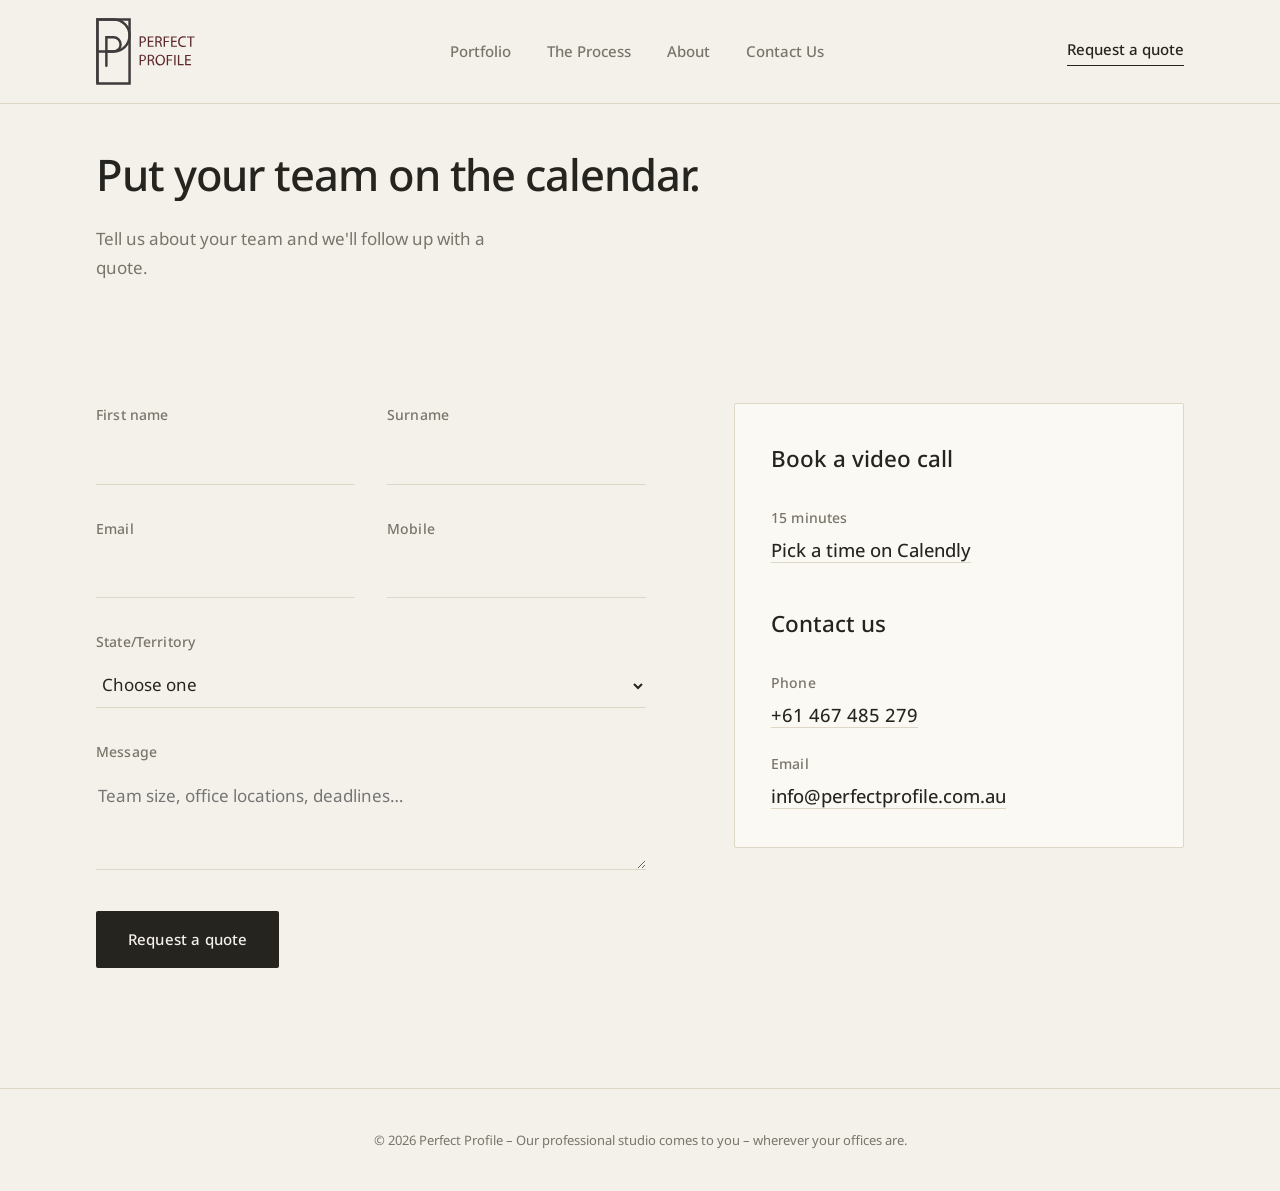
<file: requestaquote.html>
<!DOCTYPE html>
<html lang="en">
<head>
<meta charset="UTF-8" />
<meta name="viewport" content="width=device-width, initial-scale=1.0" />
<meta name="theme-color" content="#f4f1ea" />
<title>Request a quote – Perfect Profile</title>
<meta name="description" content="Request a quote for a Perfect Profile corporate headshot day at your office, anywhere in Australia." />
<link rel="preconnect" href="https://fonts.googleapis.com">
<link rel="preconnect" href="https://fonts.gstatic.com" crossorigin>
<link href="https://fonts.googleapis.com/css2?family=Noto+Sans:ital,wght@0,400..700;1,400..500&display=swap" rel="stylesheet">
<link rel="icon" type="image/svg+xml" href="assets/favicon.svg?v=2">
<link rel="stylesheet" href="assets/css/lx.css?v=20260812m">
<link rel="canonical" href="https://perfectprofile.com.au/requestaquote">
<meta property="og:type" content="website">
<meta property="og:site_name" content="Perfect Profile">
<meta property="og:locale" content="en_AU">
<meta property="og:url" content="https://perfectprofile.com.au/requestaquote">
<meta property="og:title" content="Request a quote – Perfect Profile">
<meta property="og:description" content="Request a quote for a Perfect Profile corporate headshot day at your office, anywhere in Australia.">
<meta property="og:image" content="https://perfectprofile.com.au/assets/img/h-bondi.jpg?v=3">
<meta name="twitter:card" content="summary_large_image">
<script type="application/ld+json">
{
  "@context": "https://schema.org",
  "@type": "ProfessionalService",
  "name": "Perfect Profile",
  "description": "On-site corporate headshots and commercial photography. We bring a photographer and a full studio setup to your office and photograph your whole team in a day.",
  "url": "https://perfectprofile.com.au/",
  "image": "https://perfectprofile.com.au/assets/img/h-bondi.jpg?v=3",
  "telephone": "+61 467 485 279",
  "email": "info@perfectprofile.com.au",
  "address": {
    "@type": "PostalAddress",
    "addressCountry": "AU"
  },
  "areaServed": {
    "@type": "Country",
    "name": "Australia"
  }
}
</script>
</head>
<body class="lx">

<header class="lx-nav">
  <div class="lx-container lx-nav-inner">
    <a href="/" class="lx-wordmark"><img src="assets/img/logo-lockup-2.svg?v=1" alt="Perfect Profile" width="100" height="67"></a>
    <nav class="lx-nav-links" id="lx-menu" aria-label="Main">
      <a href="/portfolio">Portfolio</a>
      <a href="/services">The Process</a>
      <a href="/about">About</a>
      <a href="/contact">Contact Us</a>
      <a href="/requestaquote" class="lx-menu-cta" aria-current="page">Request a quote</a>
    </nav>
    <a href="/requestaquote" class="lx-nav-cta" aria-current="page">Request a quote</a>
    <button type="button" class="lx-nav-toggle" aria-expanded="false" aria-controls="lx-menu" aria-label="Menu"><span></span><span></span></button>
  </div>
</header>

<main>
  <section class="lx-page-hero">
    <div class="lx-container">
      <h1 class="lx-h1" aria-label="Put your team on the calendar.">
        <span class="lx-line"><span style="--lx-d: 120ms">Put your team on the calendar.</span></span>
      </h1>
      <p class="lx-hero-sub">
        Tell us about your team and we'll follow up with a quote.
      </p>
    </div>
  </section>

  <section class="lx-section" style="border-top: 0">
    <div class="lx-container lx-contact">
      <form id="quote-form">
        <div class="lx-form-row">
          <div class="lx-field">
            <label for="first-name">First name</label>
            <input type="text" id="first-name" name="first-name" required autocomplete="given-name">
          </div>
          <div class="lx-field">
            <label for="surname">Surname</label>
            <input type="text" id="surname" name="surname" required autocomplete="family-name">
          </div>
        </div>
        <div class="lx-form-row">
          <div class="lx-field">
            <label for="email">Email</label>
            <input type="email" id="email" name="email" required autocomplete="email">
          </div>
          <div class="lx-field">
            <label for="mobile">Mobile</label>
            <input type="tel" id="mobile" name="mobile" required autocomplete="tel">
          </div>
        </div>
        <div class="lx-field">
          <label for="state">State/Territory</label>
          <select id="state" name="state" required>
            <option value="" disabled selected>Choose one</option>
            <option value="VIC">VIC</option>
            <option value="NSW">NSW</option>
            <option value="QLD">QLD</option>
            <option value="WA">WA</option>
            <option value="SA">SA</option>
            <option value="TAS">TAS</option>
            <option value="ACT">ACT</option>
            <option value="NT">NT</option>
            <option value="multi-state">Multi-state</option>
          </select>
        </div>
        <div class="lx-field">
          <label for="message">Message</label>
          <textarea id="message" name="message" placeholder="Team size, office locations, deadlines…"></textarea>
        </div>
        <input type="text" name="_honey" tabindex="-1" autocomplete="off" aria-hidden="true" style="position:absolute;left:-9999px" />
        <button type="submit" class="lx-button">Request a quote</button>
        <p class="lx-form-status" hidden role="status"></p>
      </form>

      <aside class="lx-direct">
        <h2>Book a video call</h2>
        <dl>
          <div>
            <dt>15 minutes</dt>
            <dd><a href="https://calendly.com/perfectprofile-info/new-meeting" target="_blank" rel="noopener">Pick a time on Calendly</a></dd>
          </div>
        </dl>
        <h2 style="margin-top: 2.5rem">Contact us</h2>
        <dl>
          <div>
            <dt>Phone</dt>
            <dd><a href="tel:+61467485279">+61 467 485 279</a></dd>
          </div>
          <div>
            <dt>Email</dt>
            <dd><a href="mailto:info@perfectprofile.com.au">info@perfectprofile.com.au</a></dd>
          </div>
        </dl>
      </aside>
    </div>
  </section>
</main>

<footer class="lx-footer">
  <div class="lx-container lx-footer-inner">
    <span class="lx-footer-note">© 2026 Perfect Profile – Our professional studio comes to you – wherever your offices are.</span>
  </div>
</footer>

<script src="assets/js/contact.js?v=7" defer></script>

  <script src="assets/js/lx-site.js?v=6" defer></script>
</body>
</html>
</file>
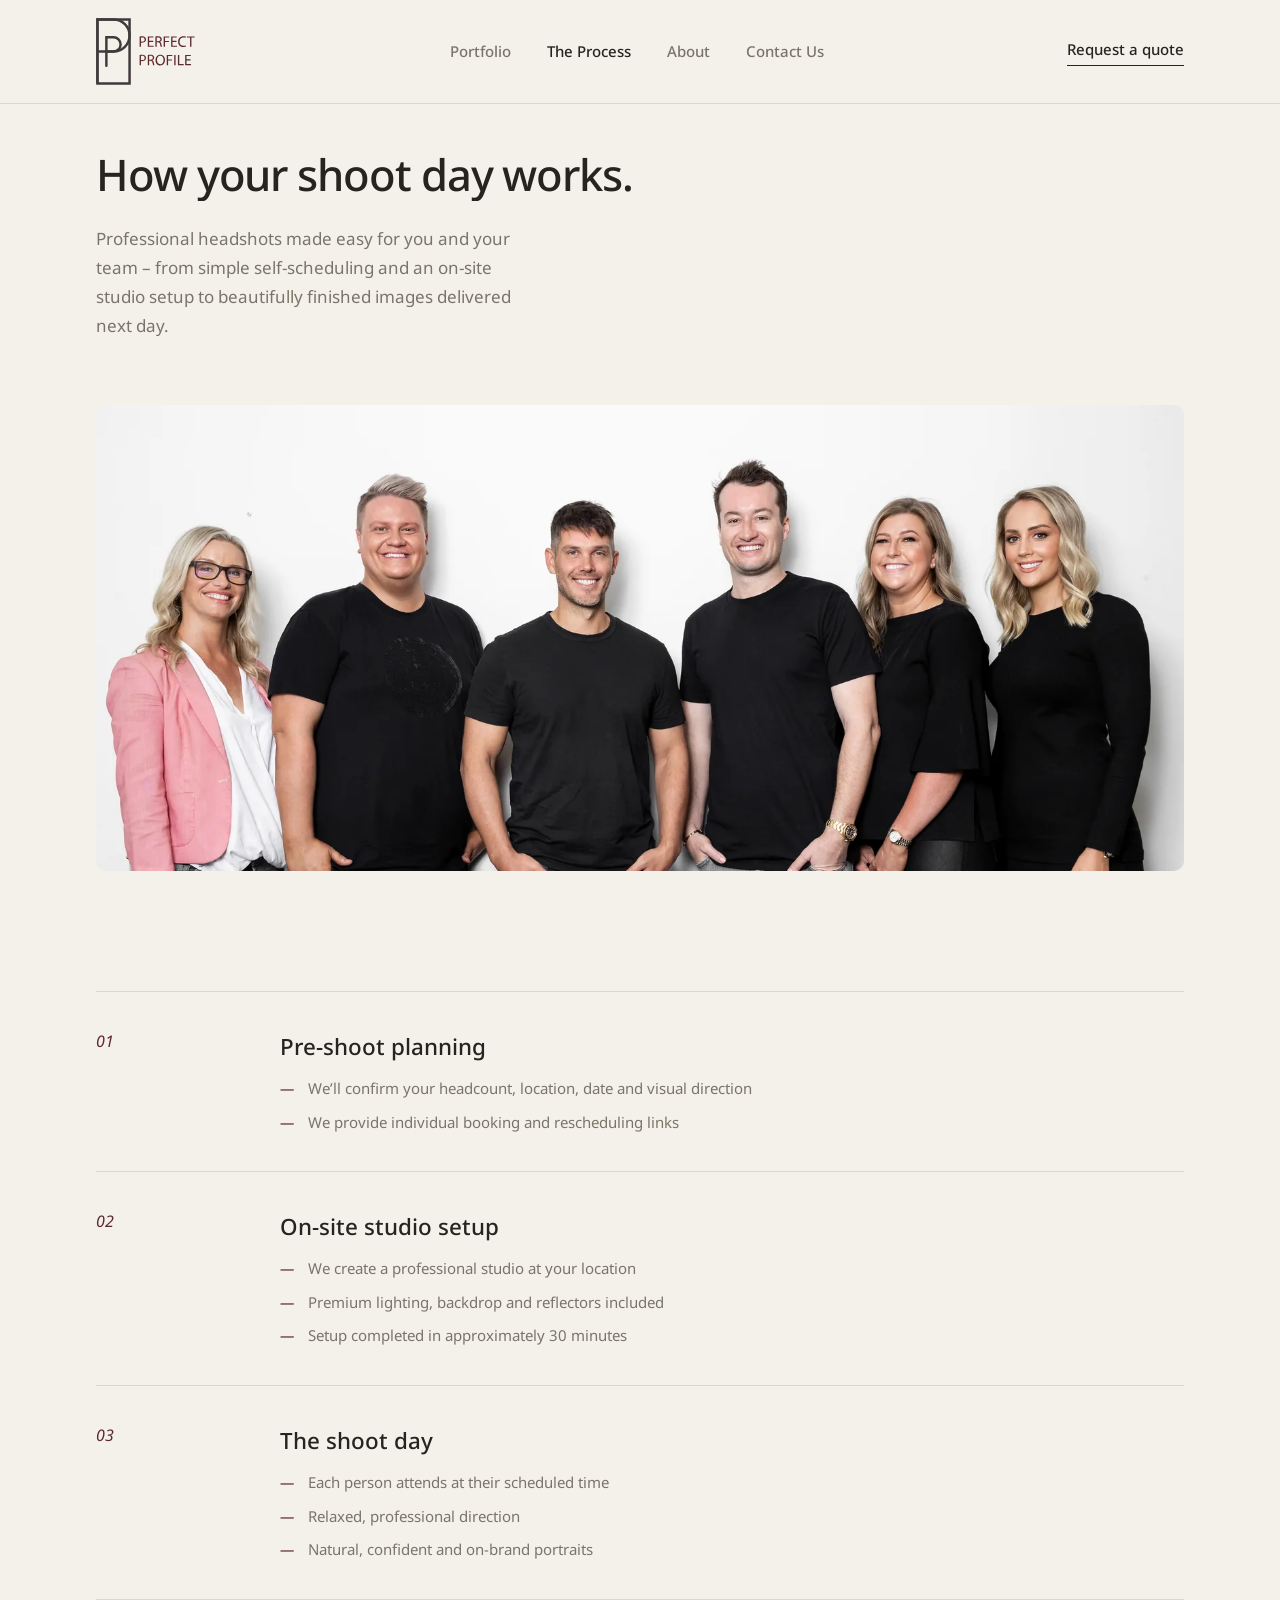
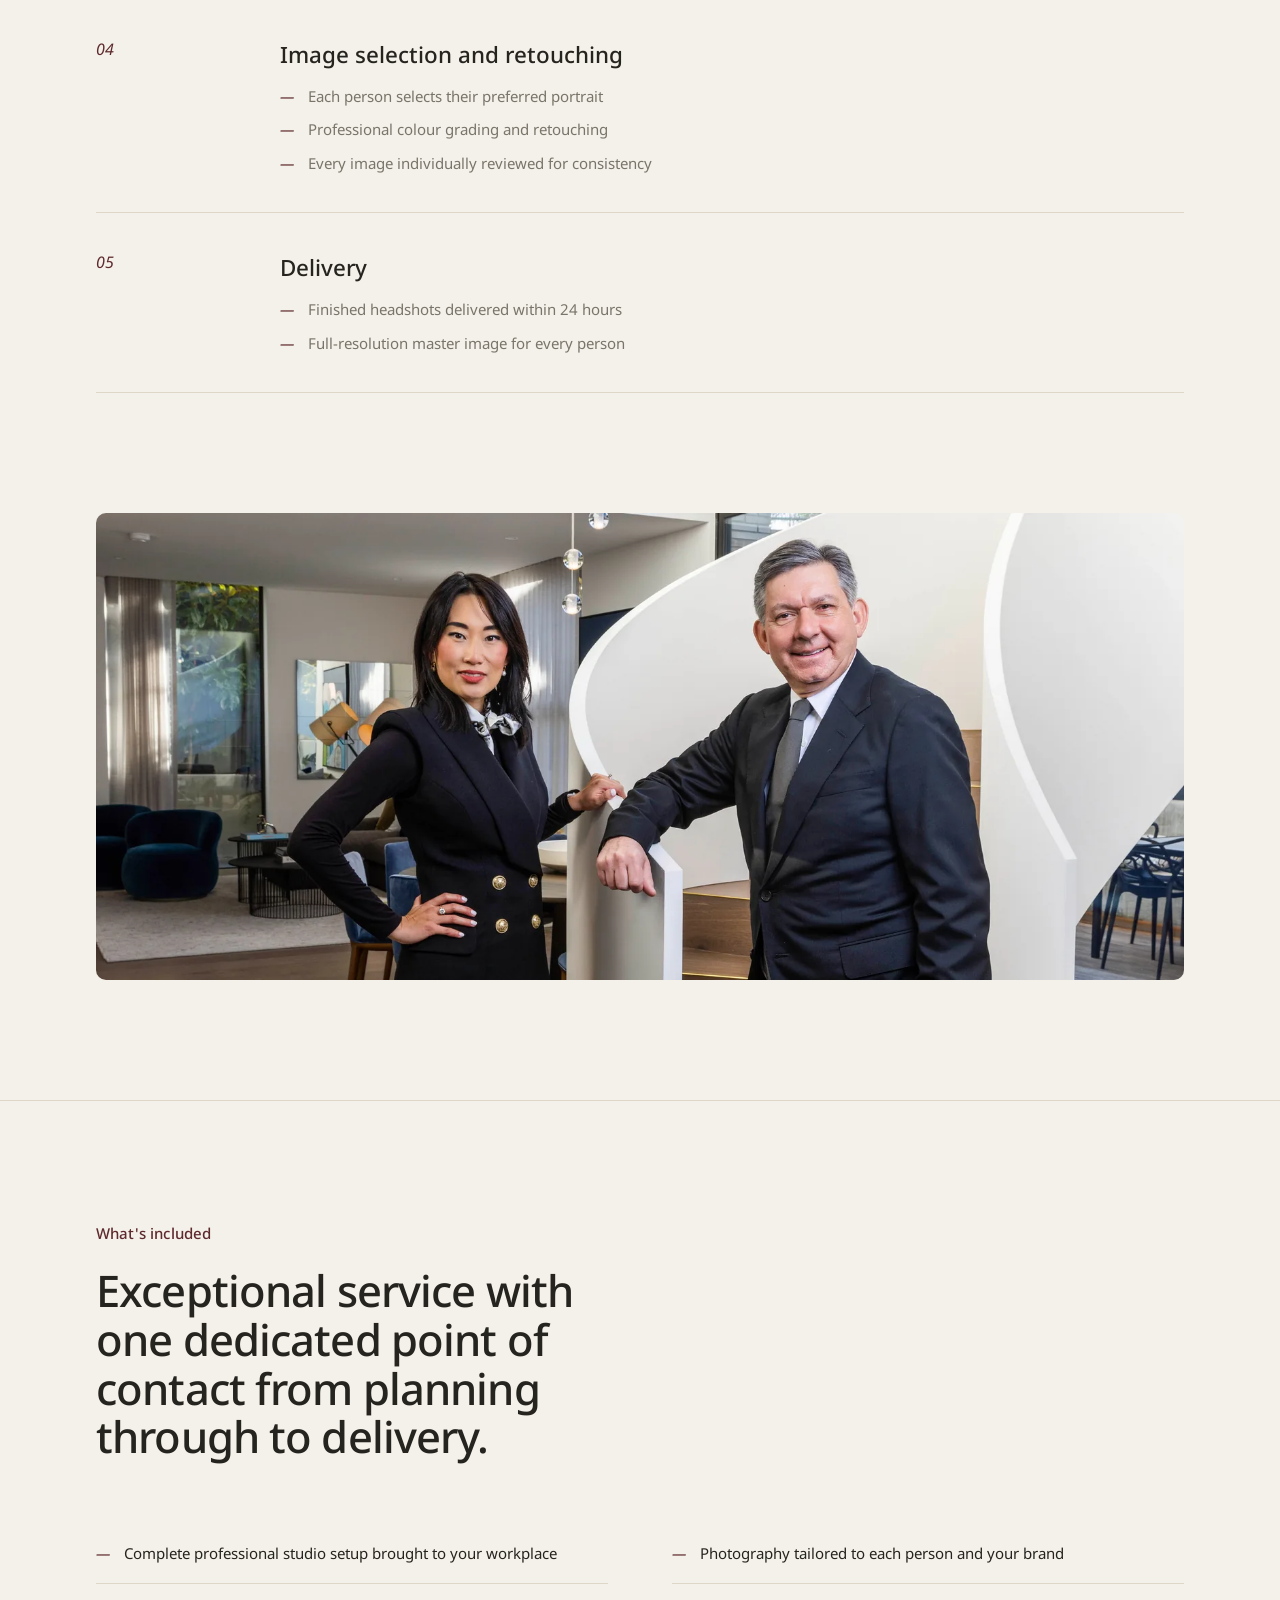
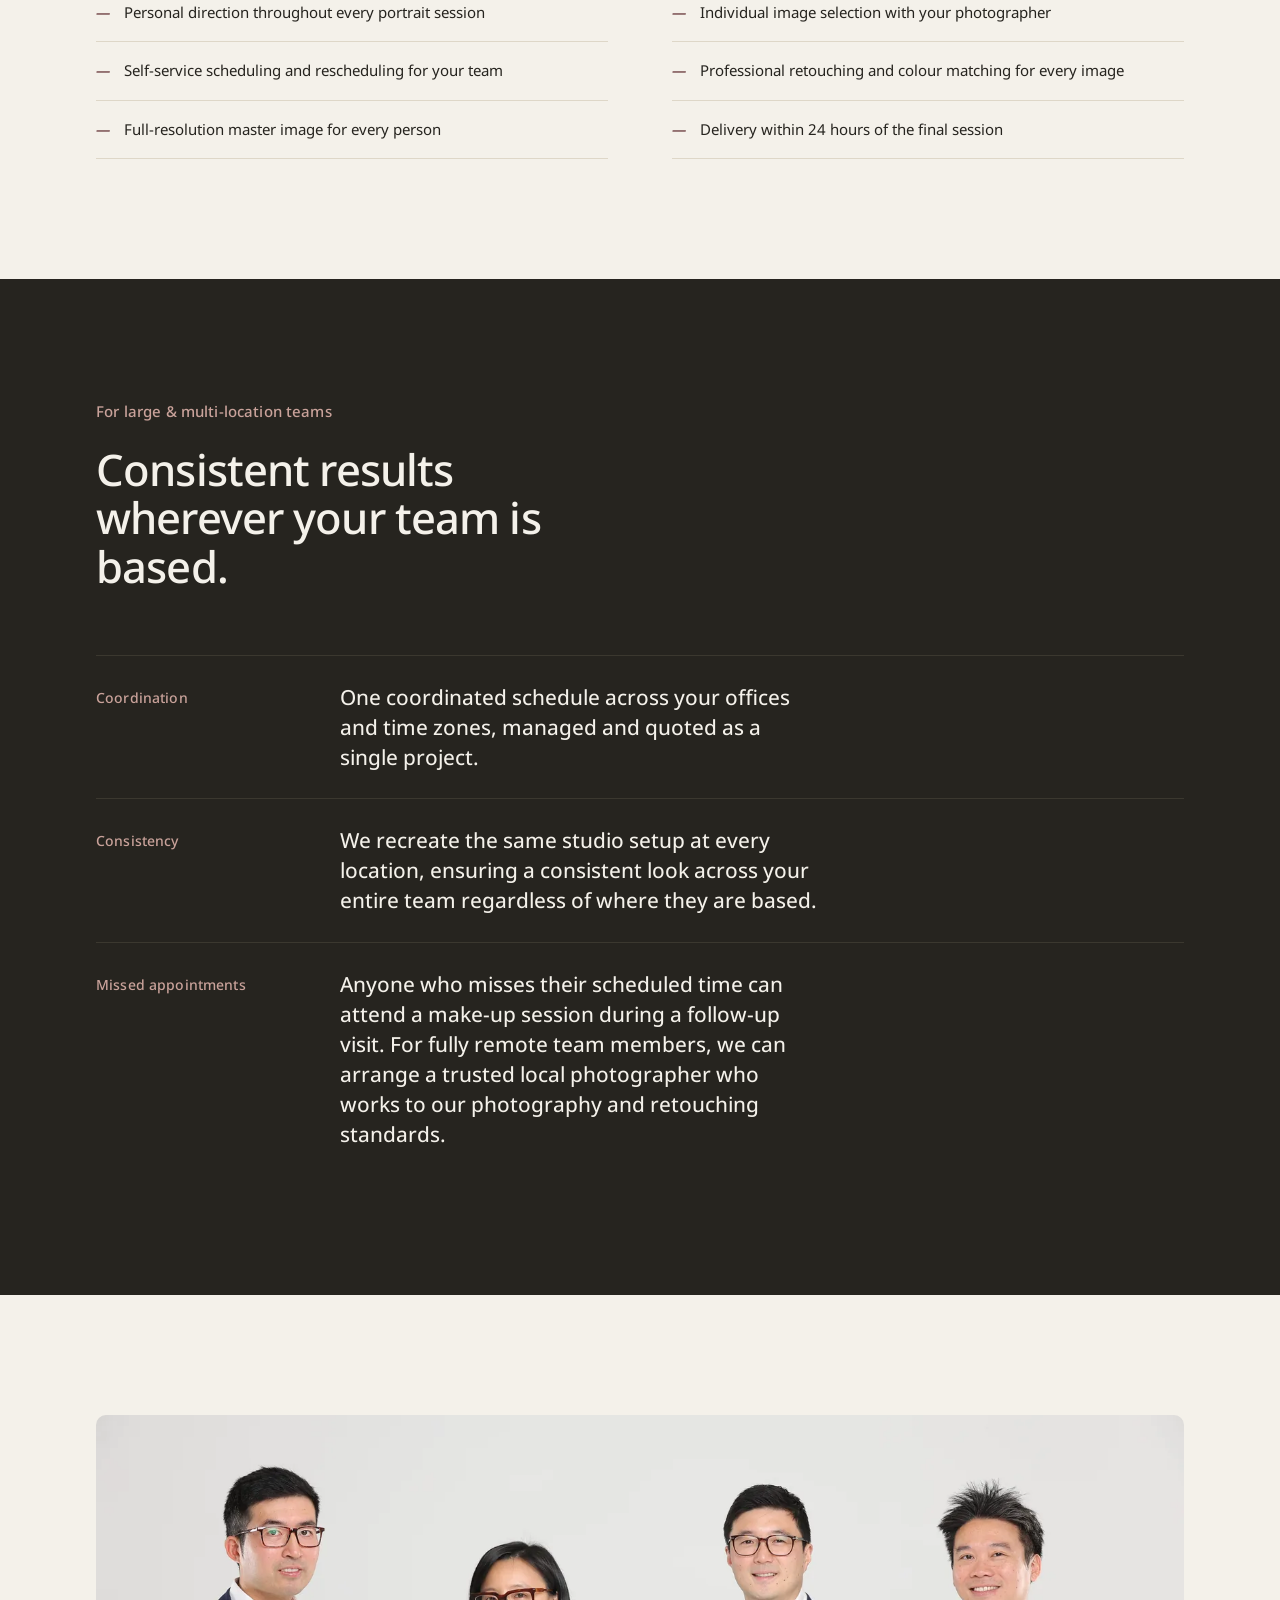
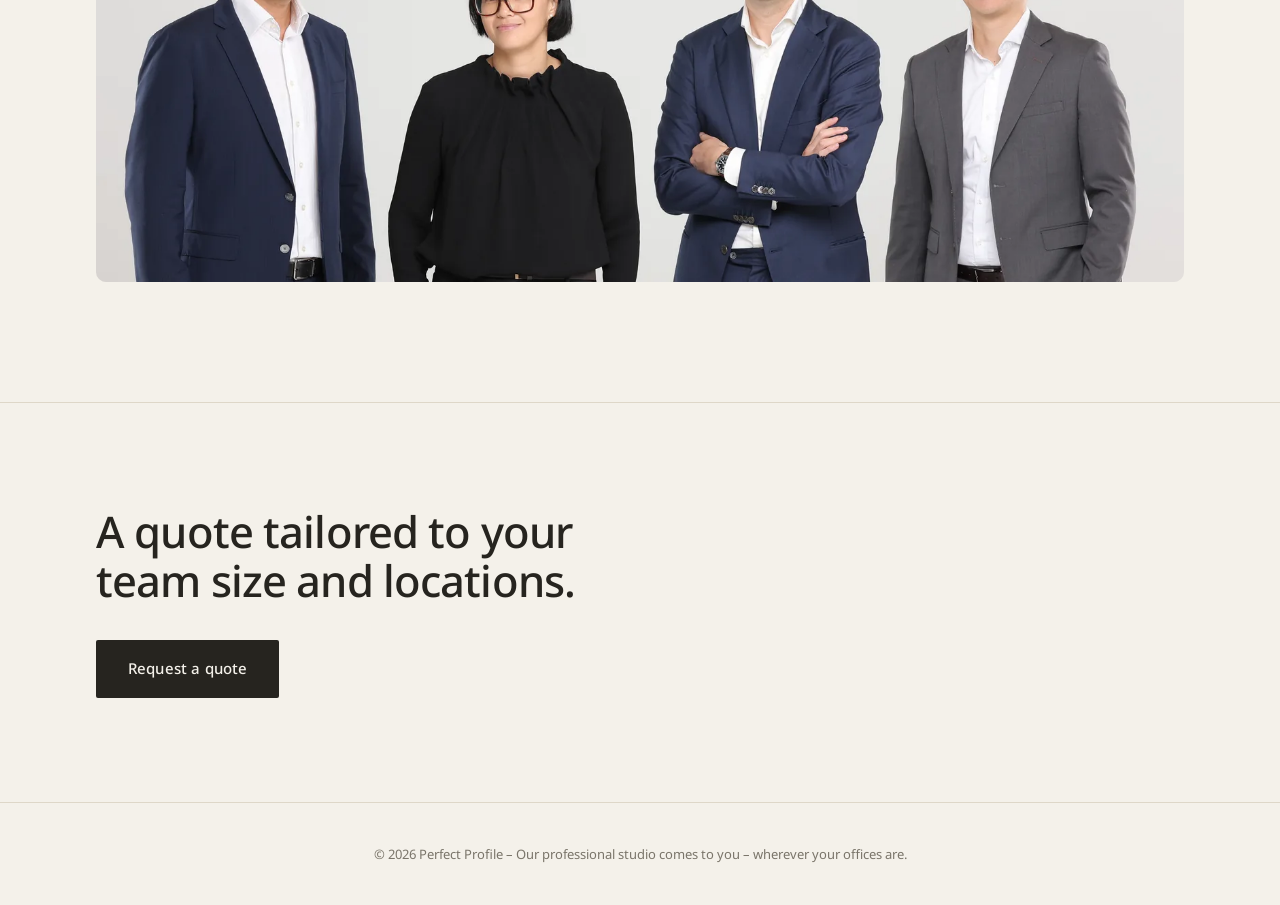
<file: services.html>
<!DOCTYPE html>
<html lang="en">
<head>
<meta charset="UTF-8" />
<meta name="viewport" content="width=device-width, initial-scale=1.0" />
<meta name="theme-color" content="#f4f1ea" />
<title>Corporate headshot days across Australia – Perfect Profile</title>
<meta name="description" content="How a Perfect Profile shoot day works at your office: logistics, on-site setup, the shoot itself, retouching, and delivery." />
<link rel="preconnect" href="https://fonts.googleapis.com">
<link rel="preconnect" href="https://fonts.gstatic.com" crossorigin>
<link href="https://fonts.googleapis.com/css2?family=Noto+Sans:ital,wght@0,400..700;1,400..500&display=swap" rel="stylesheet">
<link rel="icon" type="image/svg+xml" href="assets/favicon.svg?v=2">
<link rel="stylesheet" href="assets/css/lx.css?v=20260812m">
<link rel="canonical" href="https://perfectprofile.com.au/services">
<meta property="og:type" content="website">
<meta property="og:site_name" content="Perfect Profile">
<meta property="og:locale" content="en_AU">
<meta property="og:url" content="https://perfectprofile.com.au/services">
<meta property="og:title" content="Corporate headshot days across Australia – Perfect Profile">
<meta property="og:description" content="How a Perfect Profile shoot day works at your office: logistics, on-site setup, the shoot itself, retouching, and delivery.">
<meta property="og:image" content="https://perfectprofile.com.au/assets/img/h-bondi.jpg?v=3">
<meta name="twitter:card" content="summary_large_image">
</head>
<body class="lx">

<header class="lx-nav">
  <div class="lx-container lx-nav-inner">
    <a href="/" class="lx-wordmark"><img src="assets/img/logo-lockup-2.svg?v=1" alt="Perfect Profile" width="100" height="67"></a>
    <nav class="lx-nav-links" id="lx-menu" aria-label="Main">
      <a href="/portfolio">Portfolio</a>
      <a href="/services" aria-current="page">The Process</a>
      <a href="/about">About</a>
      <a href="/contact">Contact Us</a>
      <a href="/requestaquote" class="lx-menu-cta">Request a quote</a>
    </nav>
    <a href="/requestaquote" class="lx-nav-cta">Request a quote</a>
    <button type="button" class="lx-nav-toggle" aria-expanded="false" aria-controls="lx-menu" aria-label="Menu"><span></span><span></span></button>
  </div>
</header>

<main>
  <section class="lx-page-hero">
    <div class="lx-container">
      <h1 class="lx-h1" aria-label="How your shoot day works.">
        <span class="lx-line"><span style="--lx-d: 120ms">How your shoot day works.</span></span>
      </h1>
      <p class="lx-hero-sub">
        Professional headshots made easy for you and your team – from simple
        self-scheduling and an on-site studio setup to beautifully finished
        images delivered next day.
      </p>
    </div>
  </section>

  <div class="lx-container lx-hero-banner">
    <figure class="lx-banner">
      <img src="assets/img/p-bondi-team.jpg?v=3" srcset="assets/img/p-bondi-team.webp?v=3" alt="Six team members photographed against a white studio background" width="1600" height="686" fetchpriority="high">
    </figure>
  </div>

  <section class="lx-section" style="border-top: 0">
    <div class="lx-container">
      <ol class="lx-step-rows">
        <li class="lx-step-row">
          <span class="lx-step-no">01</span>
          <div>
            <h3>Pre-shoot planning</h3>
            <ul class="lx-step-points">
              <li>We&rsquo;ll confirm your headcount, location, date and visual direction</li>
              <li>We provide individual booking and rescheduling links</li>
            </ul>
          </div>
        </li>
        <li class="lx-step-row">
          <span class="lx-step-no">02</span>
          <div>
            <h3>On-site studio setup</h3>
            <ul class="lx-step-points">
              <li>We create a professional studio at your location</li>
              <li>Premium lighting, backdrop and reflectors included</li>
              <li>Setup completed in approximately 30 minutes</li>
            </ul>
          </div>
        </li>
        <li class="lx-step-row">
          <span class="lx-step-no">03</span>
          <div>
            <h3>The shoot day</h3>
            <ul class="lx-step-points">
              <li>Each person attends at their scheduled time</li>
              <li>Relaxed, professional direction</li>
              <li>Natural, confident and on-brand portraits</li>
            </ul>
          </div>
        </li>
        <li class="lx-step-row">
          <span class="lx-step-no">04</span>
          <div>
            <h3>Image selection and retouching</h3>
            <ul class="lx-step-points">
              <li>Each person selects their preferred portrait</li>
              <li>Professional colour grading and retouching</li>
              <li>Every image individually reviewed for consistency</li>
            </ul>
          </div>
        </li>
        <li class="lx-step-row">
          <span class="lx-step-no">05</span>
          <div>
            <h3>Delivery</h3>
            <ul class="lx-step-points">
              <li>Finished headshots delivered within 24 hours</li>
              <li>Full-resolution master image for every person</li>
            </ul>
          </div>
        </li>
      </ol>
    </div>
  </section>

  <div class="lx-container lx-banner-band">
    <figure class="lx-banner">
      <img src="assets/img/p-kayburton.jpg?v=3" srcset="assets/img/p-kayburton.webp?v=3" alt="Two executives photographed beside a spiral staircase" width="1600" height="686" loading="lazy">
    </figure>
  </div>

  <section class="lx-section">
    <div class="lx-container">
      <div class="lx-section-head">
        <p class="lx-kicker">What's included</p>
        <h2 class="lx-h2">Exceptional service with one dedicated point of contact from planning through to delivery.</h2>
      </div>
      <ul class="lx-included">
        <li>Complete professional studio setup brought to your workplace</li>
        <li>Photography tailored to each person and your brand</li>
        <li>Personal direction throughout every portrait session</li>
        <li>Individual image selection with your photographer</li>
        <li>Self-service scheduling and rescheduling for your team</li>
        <li>Professional retouching and colour matching for every image</li>
        <li>Full-resolution master image for every person</li>
        <li>Delivery within 24 hours of the final session</li>
      </ul>
    </div>
  </section>

  <section class="lx-dark">
    <div class="lx-container">
      <div class="lx-section-head">
        <p class="lx-kicker lx-kicker-dark">For large &amp; multi-location teams</p>
        <h2 class="lx-h2 lx-h2-dark">Consistent results wherever your team is based.</h2>
      </div>
      <dl class="lx-provenance">
        <div class="lx-prov-row">
          <dt>Coordination</dt>
          <dd>One coordinated schedule across your offices and time zones, managed and quoted as a single project.</dd>
        </div>
        <div class="lx-prov-row">
          <dt>Consistency</dt>
          <dd>We recreate the same studio setup at every location, ensuring a consistent look across your entire team regardless of where they are based.</dd>
        </div>
        <div class="lx-prov-row">
          <dt>Missed appointments</dt>
          <dd>Anyone who misses their scheduled time can attend a make-up session during a follow-up visit. For fully remote team members, we can arrange a trusted local photographer who works to our photography and retouching standards.</dd>
        </div>
      </dl>
    </div>
  </section>

  <div class="lx-container lx-banner-band lx-banner-band-top">
    <figure class="lx-banner">
      <img src="assets/img/p-capital-team.jpg?v=1" srcset="assets/img/p-capital-team.webp?v=1" alt="Four executives photographed against a grey studio background" width="1600" height="686" loading="lazy">
    </figure>
  </div>

  <section class="lx-cta">
    <div class="lx-container lx-cta-inner">
      <h2 class="lx-h2">A quote tailored to your team size and locations.</h2>
      <div class="lx-hero-actions" style="margin-top: 0">
        <a href="/requestaquote" class="lx-button">Request a quote</a>
      </div>
    </div>
  </section>
</main>

<footer class="lx-footer">
  <div class="lx-container lx-footer-inner">
    <span class="lx-footer-note">© 2026 Perfect Profile – Our professional studio comes to you – wherever your offices are.</span>
  </div>
</footer>

  <script src="assets/js/lx-site.js?v=6" defer></script>
</body>
</html>
</file>
<file: assets/css/lx.css>
/* Perfect Profiles — Quiet Luxe system
   Adapted from venture-factory quiet-luxe template (design contract:
   ~/venture-factory/app/templates/quiet-luxe/DESIGN.md).
   Type: Noto Sans across all three voices (2026-08-08, Zach's call);
   the former accent-serif slots (--lx-serif) render as Noto Sans italic.
   Label voice is sentence case. When in doubt, change less. */

*,
*::before,
*::after {
  box-sizing: border-box;
  margin: 0;
  padding: 0;
}
a {
  color: inherit;
  text-decoration: none;
}
ul,
ol {
  list-style: none;
}
img {
  display: block;
  max-width: 100%;
}
button,
input,
select,
textarea {
  font: inherit;
  color: inherit;
}
h1,
h2,
h3 {
  font-weight: inherit;
}

body.lx {
  --lx-ivory: #f4f1ea;
  --lx-ink: #26241f;
  --lx-oxblood: #5e2a2e;
  --lx-line: #ded7c8;
  --lx-muted: #7a756a;
  --lx-plate: #fbf9f4;

  --lx-display: 'Noto Sans', 'Helvetica Neue', sans-serif;
  --lx-serif: 'Noto Sans', 'Helvetica Neue', sans-serif;
  --lx-body: 'Noto Sans', 'Helvetica Neue', sans-serif;

  background: var(--lx-ivory);
  color: var(--lx-ink);
  font-family: var(--lx-body);
  font-size: 1.0625rem;
  line-height: 1.7;
  -webkit-font-smoothing: antialiased;
  -webkit-text-size-adjust: 100%;
  text-size-adjust: 100%;
  overflow-x: clip;
}

.lx ::selection {
  background: var(--lx-oxblood);
  color: var(--lx-ivory);
}

.lx-container {
  max-width: 1200px;
  margin-inline: auto;
  padding-inline: 24px;
}
@media (min-width: 768px) {
  .lx-container {
    padding-inline: 56px;
  }
}

/* ---------- voices ---------- */

.lx-kicker {
  font-family: var(--lx-body);
  font-size: 0.9375rem;
  font-weight: 500;
  letter-spacing: 0.01em;
  color: var(--lx-oxblood);
  margin: 0 0 20px;
}
.lx-kicker-dark {
  color: #c9a29a;
}
/* Homepage hero tagline sits below the headline, so the gap flips on top */
.lx-hero-head .lx-kicker {
  margin: 20px 0 0;
}

/* One title size everywhere. The 3rem cap is set by the homepage hero:
   its ~22ch three-line headline must hold one row per line inside the
   550px column that .lx-container fixes above 1200px — 3.2rem was
   borderline and wrapped 'brand' on large screens. */
.lx-h1 {
  font-family: var(--lx-display);
  font-weight: 500;
  font-size: clamp(1.8rem, 3.4vw, 3rem);
  line-height: 1.04;
  letter-spacing: -0.025em;
  margin: 0;
}
.lx-h1 em {
  font-family: var(--lx-serif);
  font-style: italic;
  font-weight: 430;
  color: var(--lx-oxblood);
}
/* The italic serif accent lives on the homepage hero only */

.lx-h2 {
  font-family: var(--lx-display);
  font-weight: 500;
  font-size: clamp(1.9rem, 3.4vw, 2.9rem);
  line-height: 1.12;
  letter-spacing: -0.02em;
  margin: 0;
  max-width: 22ch;
}
.lx-h2-dark {
  color: var(--lx-ivory);
}
#people .lx-h2 {
  max-width: none;
}

/* hero line-rise: each line in a clipped slot, rises once on load */
.lx-line {
  display: block;
  overflow: hidden;
  padding-bottom: 0.09em;
  margin-bottom: -0.09em;
}
.lx-line > span {
  display: block;
  transform: translateY(112%);
  animation: lx-line-rise 850ms cubic-bezier(0.16, 1, 0.3, 1) var(--lx-d, 0ms) forwards;
}
@keyframes lx-line-rise {
  to {
    transform: translateY(0);
  }
}
/* landing whisper: fades in once on load, paired with a line-rise heading */
.lx-land-fade {
  opacity: 0;
  animation: lx-land-fade 500ms cubic-bezier(0.16, 1, 0.3, 1) var(--lx-d, 0ms) forwards;
}
@keyframes lx-land-fade {
  to {
    opacity: 1;
  }
}

/* ---------- nav ---------- */

.lx-nav {
  border-bottom: 1px solid var(--lx-line);
  position: sticky;
  top: 0;
  background: color-mix(in srgb, var(--lx-ivory) 92%, transparent);
  backdrop-filter: blur(8px);
  z-index: 20;
}
.lx-nav-inner {
  display: flex;
  flex-wrap: wrap;
  align-items: center;
  justify-content: space-between;
  column-gap: 24px;
  row-gap: 10px;
  min-height: 68px;
  padding-block: 14px;
}
.lx-wordmark {
  font-family: var(--lx-display);
  font-weight: 600;
  font-size: 1.35rem;
  letter-spacing: -0.01em;
  color: var(--lx-ink);
  display: inline-flex;
  align-items: center;
  gap: 12px;
}
.lx-wordmark img {
  height: 30px;
  width: auto;
}
/* Nav carries the full lockup (mark + name), sized for wordmark legibility */
.lx-nav .lx-wordmark {
  padding: 4px 12px;
  margin-left: -12px;
}
.lx-nav .lx-wordmark img {
  height: 67px;
}
.lx-nav-links {
  display: flex;
  gap: 36px;
}
.lx-nav-links a {
  font-size: 0.9375rem;
  font-weight: 500;
  letter-spacing: 0;
  color: var(--lx-muted);
  transition: color 200ms ease;
  white-space: nowrap;
  padding-block: 9px;
}
.lx-nav-links a:hover,
.lx-nav-links a[aria-current='page'] {
  color: var(--lx-ink);
}
@media (max-width: 939px) {
  .lx-nav-links {
    flex-basis: 100%;
    order: 4;
    gap: 20px;
    overflow-x: auto;
  }
}
.lx-nav-cta {
  font-size: 0.9375rem;
  font-weight: 500;
  letter-spacing: 0;
  color: var(--lx-ink);
  border-bottom: 1px solid var(--lx-ink);
  padding-bottom: 2px;
  transition:
    color 200ms ease,
    border-color 200ms ease;
  white-space: nowrap;
}
.lx-nav-cta:hover {
  color: var(--lx-oxblood);
  border-color: var(--lx-oxblood);
}

/* ---------- hero ---------- */

.lx-hero {
  padding-block: 96px 120px;
}
@media (max-width: 767px) {
  .lx-hero {
    padding-block: 64px 72px;
  }
}
/* Mobile order: headline, then the photo, then the paragraphs.
   Desktop: text stack left (headline bottom-aligned against the
   paragraphs' top so they read as one block), plate right. */
.lx-hero-grid {
  display: grid;
  grid-template-areas:
    'head'
    'plate'
    'body';
  gap: 40px;
  align-items: center;
}
.lx-hero-head {
  grid-area: head;
}
.lx-hero-plate {
  grid-area: plate;
}
.lx-hero-body {
  grid-area: body;
}
@media (max-width: 979px) {
  .lx-hero-body .lx-hero-sub:first-child {
    margin-top: 0;
  }
}
@media (min-width: 980px) {
  .lx-hero-grid {
    grid-template-columns: 1.1fr 0.9fr;
    grid-template-areas:
      'head plate'
      'body plate';
    gap: 0 88px;
  }
  .lx-hero-head {
    align-self: end;
  }
  .lx-hero-body {
    align-self: start;
  }
  .lx-hero-plate {
    align-self: center;
  }
}
.lx-hero-sub {
  margin: 32px 0 0;
  max-width: 44ch;
  color: var(--lx-muted);
}
/* Homepage hero carries a longer sub; let it run wider so the text
   column doesn't outgrow the plate */
.lx-hero .lx-hero-sub {
  max-width: 58ch;
}
.lx-hero .lx-hero-sub + .lx-hero-sub {
  margin-top: 16px;
}
.lx-hero-actions {
  margin-top: 40px;
  display: flex;
  align-items: center;
  gap: 28px;
  flex-wrap: wrap;
}

.lx-page-hero {
  padding-block: 48px 0;
}
@media (max-width: 767px) {
  .lx-page-hero {
    padding-block: 32px 0;
  }
}
.lx-page-hero .lx-hero-sub {
  margin-top: 28px;
}

.lx-button {
  display: inline-block;
  font-size: 0.9375rem;
  font-weight: 500;
  letter-spacing: 0.01em;
  color: var(--lx-ivory);
  background: var(--lx-ink);
  padding: 16px 32px;
  border-radius: 2px;
  border: 0;
  cursor: pointer;
  transition: background 200ms ease;
}
.lx-button:hover {
  background: var(--lx-oxblood);
}
.lx-button:focus-visible,
.lx-nav-cta:focus-visible,
.lx-link-quiet:focus-visible,
.lx-nav-links a:focus-visible,
.lx-wordmark:focus-visible,
.lx-faq summary:focus-visible {
  outline: 2px solid var(--lx-oxblood);
  outline-offset: 3px;
}
.lx-link-quiet {
  font-size: 0.9375rem;
  color: var(--lx-ink);
  border-bottom: 1px solid var(--lx-line);
  padding-bottom: 2px;
  transition:
    border-color 200ms ease,
    color 200ms ease;
}
.lx-link-quiet:hover {
  color: var(--lx-oxblood);
  border-color: var(--lx-oxblood);
}

/* ---------- plates ---------- */

.lx-hero-plate {
  margin: 0;
}
.lx-unveil {
  position: relative;
  overflow: hidden;
  border-radius: 2px;
}
/* THE signature: the cloth pull. One curtain, once, on load. */
.lx-curtain {
  position: absolute;
  inset: 0;
  background: var(--lx-oxblood);
  animation: lx-curtain 1100ms cubic-bezier(0.7, 0, 0.2, 1) 600ms forwards;
}
@keyframes lx-curtain {
  to {
    transform: translateX(101%);
  }
}

.lx-plate-img {
  aspect-ratio: 4 / 5;
  background: var(--lx-plate);
  border: 1px solid var(--lx-line);
  border-radius: 2px;
  position: relative;
  overflow: hidden;
}
.lx-plate-img img {
  width: 100%;
  height: 100%;
  object-fit: cover;
}
.lx-plate-img-small {
  aspect-ratio: 1 / 1;
}
.lx-plate-caption {
  display: flex;
  justify-content: space-between;
  align-items: baseline;
  gap: 16px;
  margin-top: 14px;
  font-size: 0.9375rem;
}
/* Hero caption fades with the slide swap */
.lx-hero-plate .lx-plate-caption {
  transition: opacity 260ms cubic-bezier(0.16, 1, 0.3, 1);
}
.lx-plate-price {
  font-family: var(--lx-serif);
  font-style: italic;
  color: var(--lx-oxblood);
  white-space: nowrap;
}

.lx-section {
  padding-block: 120px;
  border-top: 1px solid var(--lx-line);
}
@media (max-width: 767px) {
  .lx-section {
    padding-block: 72px;
  }
}
.lx-section-tight {
  padding-top: 48px;
}
/* Portfolio gallery: sits directly under the page hero, wants less air */
.lx-section-gallery {
  padding-top: 88px;
}
@media (max-width: 767px) {
  .lx-section-gallery {
    padding-top: 56px;
  }
}
@media (max-width: 767px) {
  .lx-section-tight {
    padding-top: 32px;
  }
}
.lx-section-head {
  margin-bottom: 64px;
}

/* Wide photo banners between sections (The Process) */
.lx-banner-band {
  padding-block: 0 120px;
}
/* The Process: banner directly under the page hero */
.lx-hero-banner {
  padding-top: 64px;
}
@media (max-width: 767px) {
  .lx-hero-banner {
    padding-top: 40px;
  }
}
.lx-banner-band-top {
  padding-top: 120px;
}
@media (max-width: 767px) {
  .lx-banner-band {
    padding-block: 0 72px;
  }
  .lx-banner-band-top {
    padding-top: 72px;
  }
}
.lx-banner {
  border-radius: 10px;
  overflow: hidden;
}
.lx-banner img {
  display: block;
  width: 100%;
  height: auto;
}

.lx-plates {
  display: grid;
  gap: 40px;
}
@media (min-width: 560px) and (max-width: 767px) {
  .lx-plates-gallery {
    grid-template-columns: repeat(2, 1fr);
    gap: 28px;
  }
}
@media (min-width: 768px) {
  .lx-plates {
    grid-template-columns: repeat(3, 1fr);
    gap: 32px;
  }
}
.lx-plate {
  background: var(--lx-plate);
  border: 1px solid var(--lx-line);
  border-radius: 2px;
  padding: 16px 16px 24px;
}
.lx-plate .lx-plate-img {
  border: none;
}
.lx-plates-gallery .lx-plate {
  border: none;
  border-radius: 14px;
}
.lx-plates-gallery .lx-plate-img {
  border: none;
  border-radius: 10px;
}
.lx-plate-meta {
  padding-top: 20px;
}
.lx-plate-name {
  font-family: var(--lx-display);
  font-weight: 500;
  font-size: 1.25rem;
  margin: 0 0 8px;
  display: flex;
  justify-content: space-between;
  align-items: baseline;
  gap: 16px;
}
.lx-plate-name .lx-plate-price {
  font-size: 1rem;
}
.lx-plate-material {
  margin: 0;
  font-size: 0.875rem;
  color: var(--lx-muted);
}
.lx-plate-detail {
  margin: 2px 0 0;
  font-size: 0.875rem;
  color: var(--lx-muted);
}
.lx-plates-note {
  margin: 48px 0 0;
  font-size: 0.9375rem;
  color: var(--lx-muted);
  max-width: 52ch;
}

/* ---------- dark interlude ---------- */

.lx-dark {
  background: var(--lx-ink);
  color: #d9d4c8;
  padding-block: 120px;
}
@media (max-width: 767px) {
  .lx-dark {
    padding-block: 72px;
  }
}
.lx-provenance {
  margin: 0;
  display: grid;
  gap: 0;
}
.lx-prov-row {
  display: grid;
  grid-template-columns: 1fr;
  gap: 8px;
  padding-block: 26px;
  border-top: 1px solid #3b382f;
}
@media (min-width: 640px) {
  .lx-prov-row {
    grid-template-columns: 120px 1fr;
    gap: 24px;
  }
}
@media (min-width: 768px) {
  .lx-prov-row {
    grid-template-columns: 220px 1fr;
  }
}
.lx-prov-row dt {
  font-size: 0.875rem;
  font-weight: 500;
  letter-spacing: 0.01em;
  color: #c9a29a;
  padding-top: 4px;
}
.lx-prov-row dd {
  margin: 0;
  font-family: var(--lx-display);
  font-weight: 450;
  font-size: 1.3rem;
  line-height: 1.45;
  color: var(--lx-ivory);
  max-width: 40ch;
}

/* ---------- steps (3-up) ---------- */

.lx-steps {
  display: grid;
  gap: 48px;
}
@media (min-width: 768px) {
  .lx-steps {
    grid-template-columns: repeat(3, 1fr);
    gap: 40px;
  }
}
.lx-step-no {
  font-family: var(--lx-serif);
  font-style: italic;
  font-size: 1rem;
  color: var(--lx-oxblood);
}
.lx-step-title {
  font-family: var(--lx-display);
  font-weight: 500;
  font-size: 1.4rem;
  margin: 14px 0 12px;
}

/* ---------- about: founder bios + long-form prose ---------- */

.lx-bios {
  display: grid;
  gap: 64px;
}
@media (min-width: 900px) {
  .lx-bios {
    grid-template-columns: 1fr 1fr;
    gap: 88px;
  }
}
.lx-bio p {
  color: var(--lx-muted);
  margin-top: 16px;
}
.lx-bio-name {
  font-family: var(--lx-display);
  font-weight: 500;
  font-size: 1.4rem;
  margin: 0;
}
.lx-bio .lx-bio-role {
  font-size: 0.9375rem;
  font-weight: 500;
  color: var(--lx-oxblood);
  margin-top: 6px;
}
.lx-prose {
  max-width: 70ch;
}
/* About: founders banner between the heading and the bios */
.lx-about-banner {
  margin-bottom: 88px;
}
@media (max-width: 767px) {
  .lx-about-banner {
    margin-bottom: 56px;
  }
}
.lx-prose p {
  color: var(--lx-muted);
}
.lx-prose p + p {
  margin-top: 16px;
}
.lx-step-copy {
  margin: 0;
  font-size: 0.9375rem;
  color: var(--lx-muted);
}

/* ---------- step ledger (vertical, services) ---------- */

.lx-step-rows {
  border-top: 1px solid var(--lx-line);
}
.lx-step-row {
  display: grid;
  grid-template-columns: 1fr;
  gap: 10px;
  padding-block: 36px;
  border-bottom: 1px solid var(--lx-line);
}
@media (min-width: 640px) {
  .lx-step-row {
    grid-template-columns: 72px 1fr;
    gap: 24px;
  }
}
@media (min-width: 768px) {
  .lx-step-row {
    grid-template-columns: 160px 1fr;
  }
}
.lx-step-row .lx-step-copy {
  max-width: 58ch;
  margin-top: 8px;
}
.lx-step-row h3 {
  font-family: var(--lx-display);
  font-weight: 500;
  font-size: 1.4rem;
}
/* Step details as dot points; marker matches the included-list voice */
.lx-step-points {
  margin-top: 10px;
  max-width: 58ch;
  display: grid;
  gap: 8px;
}
.lx-step-points li {
  font-size: 0.9375rem;
  color: var(--lx-muted);
  display: flex;
  gap: 14px;
  align-items: baseline;
}
.lx-step-points li::before {
  content: '—';
  font-family: var(--lx-serif);
  font-style: italic;
  color: var(--lx-oxblood);
  flex: none;
}

/* ---------- included list ---------- */

.lx-included {
  display: grid;
  gap: 0;
}
@media (min-width: 768px) {
  .lx-included {
    grid-template-columns: repeat(2, 1fr);
    column-gap: 64px;
  }
}
.lx-included li {
  padding-block: 16px;
  border-bottom: 1px solid var(--lx-line);
  font-size: 0.9375rem;
  display: flex;
  gap: 14px;
  align-items: baseline;
}
.lx-included li::before {
  content: '—';
  font-family: var(--lx-serif);
  font-style: italic;
  color: var(--lx-oxblood);
  flex: none;
}

/* ---------- quote ---------- */

.lx-quote-band {
  border-top: 1px solid var(--lx-line);
  padding-block: 120px;
  text-align: center;
}
@media (max-width: 767px) {
  .lx-quote-band {
    padding-block: 72px;
  }
}
.lx-quote {
  font-family: var(--lx-display);
  font-weight: 450;
  font-size: clamp(1.6rem, 3vw, 2.4rem);
  line-height: 1.35;
  letter-spacing: -0.015em;
  max-width: 30ch;
  margin: 0 auto;
}
.lx-quote em {
  font-family: var(--lx-serif);
  font-style: italic;
  font-weight: 430;
  color: var(--lx-oxblood);
}
.lx-quote-source {
  margin: 28px 0 0;
  font-size: 0.875rem;
  letter-spacing: 0.01em;
  color: var(--lx-muted);
}

/* ---------- FAQ ---------- */

.lx-faq {
  max-width: 760px;
}
.lx-faq details {
  border-top: 1px solid var(--lx-line);
}
.lx-faq details:last-child {
  border-bottom: 1px solid var(--lx-line);
}
.lx-faq summary {
  cursor: pointer;
  list-style: none;
  display: flex;
  align-items: baseline;
  justify-content: space-between;
  gap: 24px;
  padding-block: 24px;
  font-family: var(--lx-display);
  font-weight: 500;
  font-size: 1.2rem;
}
.lx-faq summary::-webkit-details-marker {
  display: none;
}
.lx-faq summary::after {
  content: '+';
  font-family: var(--lx-display);
  color: var(--lx-oxblood);
  transition: transform 200ms ease;
}
.lx-faq details[open] summary::after {
  transform: rotate(45deg);
}
.lx-faq details p {
  padding-bottom: 24px;
  color: var(--lx-muted);
  max-width: 58ch;
}
/* JS wraps answers so they unfold like the portfolio range strips */
.lx-faq-body {
  display: grid;
  grid-template-rows: 0fr;
  transition: grid-template-rows 300ms cubic-bezier(0.16, 1, 0.3, 1);
}
.lx-faq-body.open {
  grid-template-rows: 1fr;
}
.lx-faq-body > div {
  overflow: hidden;
}
@media (prefers-reduced-motion: reduce) {
  .lx-faq-body {
    transition: none;
  }
}

/* ---------- contact ---------- */

.lx-contact {
  display: grid;
  gap: 64px;
  align-items: start;
}
@media (min-width: 980px) {
  .lx-contact {
    grid-template-columns: 1.1fr 0.9fr;
    gap: 88px;
  }
}
.lx-form-row {
  display: grid;
  gap: 32px;
}
@media (min-width: 640px) {
  .lx-form-row {
    grid-template-columns: 1fr 1fr;
  }
}
.lx-field {
  margin-bottom: 32px;
  position: relative;
}
/* Focus underline draws in from the left over the resting hairline */
.lx-field::after {
  content: '';
  position: absolute;
  left: 0;
  right: 0;
  bottom: 0;
  height: 1px;
  background: var(--lx-oxblood);
  transform: scaleX(0);
  transform-origin: left;
  transition: transform 300ms cubic-bezier(0.16, 1, 0.3, 1);
}
.lx-field:focus-within::after {
  transform: scaleX(1);
}
@media (prefers-reduced-motion: reduce) {
  .lx-field::after {
    transition: none;
  }
}
.lx-field label {
  display: block;
  font-size: 0.875rem;
  font-weight: 500;
  letter-spacing: 0.01em;
  color: var(--lx-muted);
  margin-bottom: 10px;
}
.lx-field input,
.lx-field select,
.lx-field textarea {
  width: 100%;
  font-size: 1.0625rem;
  background: transparent;
  border: 0;
  border-bottom: 1px solid var(--lx-line);
  border-radius: 0;
  padding: 8px 2px 10px;
  transition: border-color 200ms ease;
}
.lx-field input:focus,
.lx-field select:focus,
.lx-field textarea:focus {
  outline: none;
}
.lx-field textarea {
  resize: vertical;
  min-height: 6rem;
}
/* Inline validation: the error sits absolutely in the field's bottom margin
   so .lx-field::after keeps anchoring its underline to the input, and
   .lx-field-invalid widens that margin so the message never overlaps the
   next field. */
.lx-field input[aria-invalid='true'] {
  border-bottom-color: var(--lx-oxblood);
}
.lx-field-error {
  position: absolute;
  top: 100%;
  left: 0;
  right: 0;
  margin: 8px 0 0;
  font-size: 0.8125rem;
  line-height: 1.4;
  color: var(--lx-oxblood);
}
.lx-field-invalid {
  margin-bottom: 60px;
}
.lx-form-status {
  margin-top: 28px;
  padding: 20px 24px;
  border: 1px solid var(--lx-oxblood);
  border-radius: 2px;
  font-family: var(--lx-display);
  font-weight: 450;
  font-size: 1.1rem;
  color: var(--lx-oxblood);
}
.lx-form-status[hidden] {
  display: none;
}

/* Standalone contact page: the two direct-contact cards side by side */
.lx-contact-cards {
  display: grid;
  gap: 32px;
}
@media (min-width: 768px) {
  .lx-contact-cards {
    grid-template-columns: 1fr 1fr;
  }
}

.lx-direct {
  border: 1px solid var(--lx-line);
  border-radius: 2px;
  background: var(--lx-plate);
  padding: 36px;
}
@media (max-width: 479px) {
  .lx-direct {
    padding: 28px 22px;
  }
}
.lx-direct h2 {
  font-family: var(--lx-display);
  font-weight: 500;
  font-size: 1.4rem;
}
.lx-direct dl {
  margin-top: 28px;
  display: grid;
  gap: 22px;
}
.lx-direct dt {
  font-size: 0.875rem;
  font-weight: 500;
  letter-spacing: 0.01em;
  color: var(--lx-muted);
  margin-bottom: 4px;
}
.lx-direct dd {
  margin: 0;
  font-family: var(--lx-display);
  font-weight: 450;
  font-size: 1.15rem;
}
.lx-direct dd a {
  border-bottom: 1px solid var(--lx-line);
  transition:
    color 200ms ease,
    border-color 200ms ease;
}
.lx-direct dd a:hover {
  color: var(--lx-oxblood);
  border-color: var(--lx-oxblood);
}

/* ---------- CTA + footer ---------- */

.lx-cta {
  border-top: 1px solid var(--lx-line);
  padding-block: 104px;
}
@media (max-width: 767px) {
  .lx-cta {
    padding-block: 64px;
  }
}
.lx-cta-inner {
  display: grid;
  gap: 36px;
  justify-items: start;
}
.lx-cta-team {
  display: grid;
  grid-template-columns: repeat(2, 1fr);
  gap: 24px;
  width: 100%;
}
.lx-team-img {
  aspect-ratio: 3 / 2;
  background: var(--lx-plate);
  border-radius: 10px;
  overflow: hidden;
}
.lx-team-img img {
  display: block;
  width: 100%;
  height: 100%;
  object-fit: cover;
}
@media (max-width: 559px) {
  .lx-cta-team {
    grid-template-columns: 1fr;
    gap: 16px;
  }
}

.lx-footer {
  border-top: 1px solid var(--lx-line);
  padding-block: 40px;
}
.lx-footer-inner {
  display: flex;
  flex-wrap: wrap;
  gap: 20px 40px;
  align-items: baseline;
  justify-content: center;
  text-align: center;
}
.lx-footer-note {
  font-size: 0.8125rem;
  color: var(--lx-muted);
}

/* ---------- 404 ---------- */

.lx-notfound {
  padding-block: 140px;
  text-align: center;
  display: grid;
  gap: 24px;
  justify-items: center;
}

/* ---------- reduced motion: everything lands, nothing moves ---------- */

@media (prefers-reduced-motion: reduce) {
  .lx-line > span {
    transform: none;
    animation: none;
  }
  .lx-land-fade {
    opacity: 1;
    animation: none;
  }
  .lx-curtain {
    display: none;
  }
}

/* ---------- portfolio range strips ---------- */

.lx-plate[data-more] {
  cursor: pointer;
}
.lx-plate[data-more]:hover .lx-plate-name,
.lx-plate[data-more]:focus-visible .lx-plate-name {
  color: var(--lx-oxblood);
}
.lx-plate[data-more]:focus-visible {
  outline: 2px solid var(--lx-oxblood);
  outline-offset: 2px;
}
.lx-plate-count {
  font-family: var(--lx-serif);
  font-style: italic;
  font-weight: 430;
  font-size: 1rem;
  color: var(--lx-oxblood);
  white-space: nowrap;
}
.lx-plate-more {
  grid-column: 1 / -1;
  display: none;
}
.lx-plate-more > div {
  overflow: hidden;
}
.lx-plate-more.lx-anim {
  display: grid;
  grid-template-rows: 0fr;
  transition: grid-template-rows 420ms cubic-bezier(0.16, 1, 0.3, 1);
}
.lx-plate-more.lx-anim.open {
  grid-template-rows: 1fr;
}
.lx-more-grid {
  display: grid;
  grid-template-columns: repeat(auto-fill, minmax(200px, 280px));
  justify-content: start;
  gap: 20px;
  padding: 4px 0 12px;
}
.lx-more-grid .lx-plate-img {
  aspect-ratio: 1 / 1;
}
@media (prefers-reduced-motion: reduce) {
  .lx-plate-more.lx-anim {
    transition: none;
  }
}

/* ---------- hero slideshow ---------- */

.lx-hero-slides img {
  position: absolute;
  inset: 0;
  opacity: 0;
  transition: opacity 650ms ease;
}
.lx-hero-slides img.is-active {
  opacity: 1;
}
@media (prefers-reduced-motion: reduce) {
  .lx-hero-slides img {
    transition: none;
  }
}

/* ---------- client logo band ---------- */

.lx-logo-band {
  border-top: 1px solid var(--lx-line);
  border-bottom: 1px solid var(--lx-line);
  padding: 1.5rem 0;
  overflow: hidden;
}
.lx-logo-mask {
  overflow: hidden;
  -webkit-mask-image: linear-gradient(to right, transparent, #000 64px, #000 calc(100% - 64px), transparent);
  mask-image: linear-gradient(to right, transparent, #000 64px, #000 calc(100% - 64px), transparent);
}
.lx-logo-track {
  display: flex;
  width: max-content;
  animation: lx-logo-scroll 90s linear infinite;
}
.lx-logo-band:hover .lx-logo-track {
  animation-play-state: paused;
}
.lx-logo-set {
  display: flex;
  align-items: center;
  gap: 3.75rem;
  padding-right: 3.75rem;
}
.lx-logo-set img {
  height: 24px;
  width: auto;
}
.lx-logo-set img.lx-logo-tall {
  height: 38px;
}
.lx-logo-set img.lx-logo-wide {
  height: 15px;
}
@keyframes lx-logo-scroll {
  to {
    transform: translateX(-50%);
  }
}
@media (prefers-reduced-motion: reduce) {
  .lx-logo-track {
    animation: none;
  }
}

/* ---------- mobile menu ---------- */

.lx-nav-toggle {
  display: none;
}
.lx-menu-cta {
  display: none;
}
.lx-menu-open {
  overflow: hidden;
}
@media (max-width: 767px) {
  /* CTA stays visible next to the hamburger, compacted */
  .lx-nav-cta {
    margin-left: auto;
    font-size: 0.875rem;
  }
  /* Wordmark, CTA and X ride above the full-screen panel.
     translateZ(0) keeps them on their own compositing layers: iOS Safari
     paints the transform-transitioning drawer above non-composited
     siblings for the duration of the slide, z-index notwithstanding. */
  .lx-wordmark,
  .lx-nav-cta,
  .lx-nav-toggle {
    position: relative;
    z-index: 2;
    transform: translateZ(0);
  }
  .lx-nav-toggle {
    display: grid;
    place-content: center;
    gap: 6px;
    width: 44px;
    height: 44px;
    margin-right: -12px;
    background: none;
    border: 0;
    cursor: pointer;
  }
  .lx-nav-toggle:focus-visible {
    outline: 2px solid var(--lx-oxblood);
    outline-offset: 3px;
  }
  .lx-nav-toggle span {
    display: block;
    width: 20px;
    height: 1px;
    background: var(--lx-ink);
    transition: transform 200ms cubic-bezier(0.16, 1, 0.3, 1);
  }
  .lx-nav.is-open .lx-nav-toggle span:first-child {
    transform: translateY(3.5px) rotate(45deg);
  }
  .lx-nav.is-open .lx-nav-toggle span:last-child {
    transform: translateY(-3.5px) rotate(-45deg);
  }
  /* Full-screen drawer: slides in from the left, slides back out.
     The nav's backdrop-filter makes fixed children nav-relative, and the
     nav is always stuck to the viewport top, so inset from 0 is the screen. */
  .lx-nav-links {
    position: fixed;
    top: 0;
    left: 0;
    width: 100vw;
    height: 100vh;
    height: 100dvh;
    z-index: 1;
    flex-direction: column;
    gap: 0;
    padding: 108px 24px 32px;
    background: var(--lx-ivory);
    overflow: hidden auto;
    transform: translateX(-100%);
    visibility: hidden;
    pointer-events: none;
    transition:
      transform 500ms cubic-bezier(0.16, 1, 0.3, 1),
      visibility 0s 500ms;
  }
  .lx-nav.is-open .lx-nav-links {
    transform: translateX(0);
    visibility: visible;
    pointer-events: auto;
    transition: transform 500ms cubic-bezier(0.16, 1, 0.3, 1);
  }
  .lx-nav-links a {
    display: block;
    padding-block: 18px;
    border-top: 1px solid var(--lx-line);
    font-family: var(--lx-display);
    font-weight: 500;
    font-size: 1.6rem;
    color: var(--lx-ink);
    opacity: 0;
    transition: opacity 200ms cubic-bezier(0.16, 1, 0.3, 1);
  }
  /* Options arrive one by one once the drawer has landed */
  .lx-nav.is-open .lx-nav-links a {
    opacity: 1;
    transition: opacity 400ms cubic-bezier(0.16, 1, 0.3, 1);
  }
  .lx-nav.is-open .lx-nav-links a:nth-child(1) {
    transition-delay: 200ms;
  }
  .lx-nav.is-open .lx-nav-links a:nth-child(2) {
    transition-delay: 300ms;
  }
  .lx-nav.is-open .lx-nav-links a:nth-child(3) {
    transition-delay: 400ms;
  }
  .lx-nav.is-open .lx-nav-links a:nth-child(4) {
    transition-delay: 500ms;
  }
  .lx-nav.is-open .lx-nav-links a:nth-child(5) {
    transition-delay: 600ms;
  }
  /* Drawer CTA stays hidden — the header CTA is always visible on mobile */
  .lx-nav-links .lx-menu-cta {
    display: none;
  }
  @media (prefers-reduced-motion: reduce) {
    .lx-nav-links,
    .lx-nav.is-open .lx-nav-links,
    .lx-nav-links a,
    .lx-nav.is-open .lx-nav-links a,
    .lx-nav-toggle span {
      transition: none;
    }
  }
}

/* ---------- scroll fades (quiet-luxe body reveals: fade 500ms, once) ---------- */

.lx-reveal {
  opacity: 0;
}
.lx-reveal.is-in {
  opacity: 1;
  transition: opacity 500ms cubic-bezier(0.16, 1, 0.3, 1);
}
@media (prefers-reduced-motion: reduce) {
  .lx-reveal {
    opacity: 1 !important;
    transition: none !important;
  }
}
</file>
